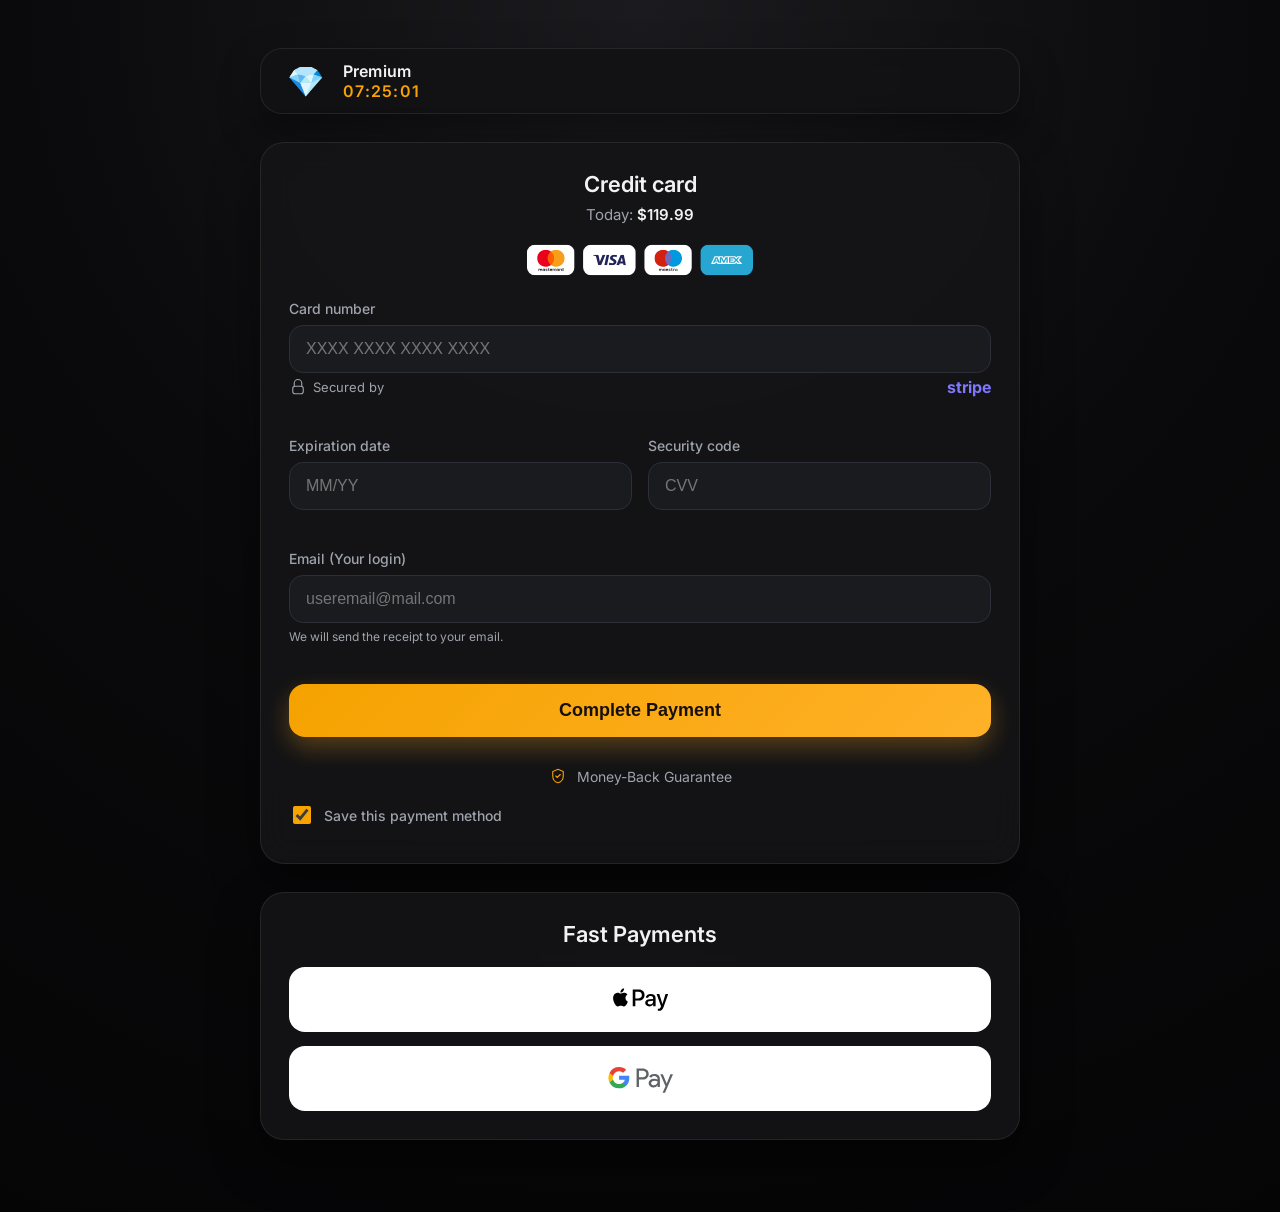
<file: a_1094/paypage.html>
<!DOCTYPE html>
<html lang="ru">
<head>
  <meta charset="UTF-8" />
  <meta name="viewport" content="width=device-width, initial-scale=1" />
  <title>Checkout</title>





<!-- Facebook Pixel base code -->
<script>
(function(f,b,e,v,n,t,s){
  if(f.fbq)return;n=f.fbq=function(){n.callMethod?
  n.callMethod.apply(n,arguments):n.queue.push(arguments)};
  if(!f._fbq)f._fbq=n;
  n.push=n;n.loaded=!0;n.version='2.0';
  n.queue=[];
  t=b.createElement(e);t.async=!0;
  t.src=v;
  s=b.getElementsByTagName(e)[0];
  s.parentNode.insertBefore(t,s);
})(window, document,'script','https://connect.facebook.net/en_US/fbevents.js');
</script>

<!-- Google Tag Manager -->
<script>(function(w,d,s,l,i){w[l]=w[l]||[];w[l].push({'gtm.start':
new Date().getTime(),event:'gtm.js'});var f=d.getElementsByTagName(s)[0],
j=d.createElement(s),dl=l!='dataLayer'?'&l='+l:'';j.async=true;j.src=
'https://www.googletagmanager.com/gtm.js?id='+i+dl;f.parentNode.insertBefore(j,f);
})(window,document,'script','dataLayer','GTM-N88DBLCT');</script>
<!-- End Google Tag Manager -->

<script>
function getParam(name) {
  return new URLSearchParams(window.location.search).get(name);
}

var pixelId = getParam('pix');

if (pixelId) {
  fbq('init', pixelId);
  fbq('track', 'PageView');
}
</script>

<!-- NoScript fallback (не работает с динамическим ID) -->
<noscript>
<img height="1" width="1" style="display:none"
src="https://www.facebook.com/tr?id=PIXEL_ID&ev=PageView&noscript=1"/>
</noscript>


<!-- Yandex.Metrika counter -->
<script type="text/javascript">
    (function(m,e,t,r,i,k,a){
        m[i]=m[i]||function(){(m[i].a=m[i].a||[]).push(arguments)};
        m[i].l=1*new Date();
        for (var j = 0; j < document.scripts.length; j++) {if (document.scripts[j].src === r) { return; }}
        k=e.createElement(t),a=e.getElementsByTagName(t)[0],k.async=1,k.src=r,a.parentNode.insertBefore(k,a)
    })(window, document,'script','https://mc.yandex.ru/metrika/tag.js?id=106180606', 'ym');

    ym(106180606, 'init', {ssr:true, webvisor:true, clickmap:true, ecommerce:"dataLayer", accurateTrackBounce:true, trackLinks:true});
</script>
<noscript><div><img src="https://mc.yandex.ru/watch/106180606" style="position:absolute; left:-9999px;" alt="" /></div></noscript>
<!-- /Yandex.Metrika counter -->

<script>
(function () {
  const params = new URLSearchParams(window.location.search);
  const quizStep = params.get('quizStep');

  if (!quizStep) return; // защита от прямых заходов

  if (typeof window.ym === 'function') {
    ym(106180606, 'reachGoal', 'quiz_paypage_open', {
      quiz_step: quizStep
    });
  }
})();
</script>




  <link rel="preconnect" href="https://fonts.googleapis.com" />
  <link rel="preconnect" href="https://fonts.gstatic.com" crossorigin />
  <link href="https://fonts.googleapis.com/css2?family=Inter:wght@400;500;600;700&display=swap" rel="stylesheet" />
  <style>
    :root {
      color-scheme: dark;
      font-family: "Inter", system-ui, -apple-system, sans-serif;
      --bg: #0b0b0c;
      --panel: rgba(21, 21, 23, 0.88);
      --panel-border: rgba(255, 255, 255, 0.08);
      --input-bg: #1a1b1f;
      --input-border: #2c2f38;
      --input-border-hover: #3b4150;
      --accent: #f7a300;
      --accent-strong: #ffb12a;
      --text: #f2f2f2;
      --muted: #9ea3ad;
      --success: #6ff0a1;
      --error: #ff6b6b;
    }

    * {
      box-sizing: border-box;
    }

    body {
      margin: 0;
      background: radial-gradient(circle at top, #1b1b1f 0%, #0a0a0c 45%, #050506 100%);
      color: var(--text);
      min-height: 100vh;
      display: flex;
      justify-content: center;
      padding: 48px 16px 72px;
    }

    .page {
      width: min(760px, 100%);
      display: flex;
      flex-direction: column;
      gap: 28px;
    }

    .pay-header {
      display: flex;
      align-items: center;
      justify-content: space-between;
      gap: 16px;
      padding: 6px 22px;
      background: rgba(18, 18, 20, 0.9);
      border-radius: 22px;
      border: 1px solid var(--panel-border);
      box-shadow: 0 18px 40px rgba(0, 0, 0, 0.35);
      backdrop-filter: blur(10px);
    }

    .pay-header-left {
      display: flex;
      align-items: center;
      gap: 16px;
    }

    .pay-logo {
      display: grid;
    
      place-items: center;
      width: 44px;
      height: 52px;
      font-size: 30px;
      line-height: 1;
    }

    .pay-title {
      display: flex;
      flex-direction: column;
    }

    .pay-title span:first-child {
      font-size: 16px;
      font-weight: 600;
      letter-spacing: 0.01em;
      text-transform: capitalize;
    }

    .pay-timer {
      font-size: 16px;
      font-weight: 600;
      color: var(--accent);
      letter-spacing: 0.08em;
    }

    .pay-cta {
      display: none;
      flex-direction: column;
      align-items: center;
      justify-content: center;
      gap: 2px;
      min-width: 210px;
      padding: 12px 20px;
      border: none;
      border-radius: 16px;
      background: linear-gradient(135deg, #f7a300, #ffb12a);
      color: #14110a;
      font-size: 20px;
      font-weight: 600;
      cursor: pointer;
      text-align: center;
      box-shadow: 0 12px 24px rgba(255, 172, 32, 0.3);
    }

    .pay-cta span {
      line-height: 1.1;
    }

    @media (max-width: 560px) {
      .pay-header {
        flex-direction: column;
        align-items: flex-start;
      }

      .pay-cta {
        width: 100%;
      }
    }

    .panel {
      background: var(--panel);
      border: 1px solid var(--panel-border);
      border-radius: 24px;
      padding: 28px;
      box-shadow: 0 20px 50px rgba(0, 0, 0, 0.45);
      backdrop-filter: blur(16px);
    }

    .panel-title {
      text-align: center;
      font-size: 22px;
      font-weight: 600;
      margin: 0 0 20px;
    }

    .panel-subtitle {
      text-align: center;
      margin: -12px 0 18px;
      color: var(--muted);
      font-size: 15px;
    }

    .panel-subtitle strong {
      color: var(--text);
      font-weight: 600;
    }

    .pay-buttons {
      display: grid;
      gap: 14px;
    }

    .pay-button {
      border: none;
      background: #ffffff;
      color: #111;
      padding: 16px 20px;
      font-size: 18px;
      font-weight: 600;
      border-radius: 16px;
      display: flex;
      align-items: center;
      justify-content: center;
      gap: 12px;
      cursor: pointer;
      transition: transform 0.2s ease, box-shadow 0.2s ease;
    }

    .pay-button:hover {
      transform: translateY(-2px);
      box-shadow: 0 12px 24px rgba(0, 0, 0, 0.35);
    }

    .pay-button:active {
      transform: translateY(0);
    }

    .credit-grid {
      display: grid;
      gap: 18px;
    }

    .card-logos {
      display: flex;
      flex-wrap: wrap;
      gap: 10px;
      justify-content: center;
      margin-bottom: 22px;
      scale: .85;
    }

    .card-logo {
      display: inline-flex;
      align-items: center;
      justify-content: center;
      padding: 0;
      background: transparent;
    }

    .card-logo svg {
      display: block;
      height: 36px;
      width: auto;
    }

    label {
      display: block;
      font-size: 14px;
      color: var(--muted);
      margin-bottom: 8px;
      font-weight: 500;
    }

    .input-field {
      width: 100%;
      border-radius: 14px;
      border: 1px solid var(--input-border);
      background: var(--input-bg);
      padding: 14px 16px;
      color: var(--text);
      font-size: 16px;
      transition: border 0.2s ease, box-shadow 0.2s ease;
      outline: none;
    }

    .input-field:hover {
      border-color: var(--input-border-hover);
    }

    .input-field:focus {
      border-color: var(--accent-strong);
      box-shadow: 0 0 0 3px rgba(255, 177, 42, 0.2);
    }

    .input-field.is-invalid {
      border-color: var(--error);
      box-shadow: 0 0 0 3px rgba(255, 107, 107, 0.15);
    }

    .input-field.is-valid {
      border-color: var(--success);
    }

    .input-row {
      display: grid;
      gap: 16px;
    }

    @media (min-width: 560px) {
      .input-row.two {
        grid-template-columns: 1fr 1fr;
      }
    }

    .hint {
      font-size: 12px;
      color: var(--muted);
      margin-top: 6px;
    }

    .error {
      font-size: 12px;
      color: var(--error);
      margin-top: 6px;
      min-height: 16px;
    }

    .stripe {
      display: flex;
      align-items: center;
      justify-content: space-between;
      gap: 12px;
      font-size: 13px;
      color: var(--muted);
      margin-top: 4px;
    }

    .stripe span {
      display: inline-flex;
      align-items: center;
      gap: 6px;
    }

    .stripe strong {
      font-size: 16px;
      color: #7f78ff;
    }

    .submit {
      background: linear-gradient(135deg, #f5a200, #ffb128);
      border: none;
      padding: 16px 20px;
      border-radius: 16px;
      font-size: 18px;
      font-weight: 700;
      cursor: pointer;
      color: #17100a;
      box-shadow: 0 10px 24px rgba(255, 172, 32, 0.3);
      transition: transform 0.2s ease, box-shadow 0.2s ease;
      width: 100%;
    }

    .submit:hover {
      transform: translateY(-2px);
      box-shadow: 0 16px 30px rgba(255, 172, 32, 0.4);
    }

    .submit:disabled {
      cursor: not-allowed;
      opacity: 0.6;
      box-shadow: none;
      transform: none;
    }

    .guarantee {
      display: inline-flex;
      align-items: center;
      gap: 10px;
      color: var(--muted);
      font-size: 14px;
      justify-content: center;
      margin-top: 12px;
    }

    .save {
      display: flex;
      align-items: center;
      gap: 10px;
      font-size: 14px;
      color: var(--muted);
    }

    .save input {
      width: 18px;
      height: 18px;
      accent-color: var(--accent);
    }

    .modal {
      position: fixed;
      inset: 0;
      background: rgba(0, 0, 0, 0.6);
      display: flex;
      align-items: center;
      justify-content: center;
      opacity: 0;
      pointer-events: none;
      transition: opacity 0.2s ease;
      padding: 16px;
    }

    .modal.active {
      opacity: 1;
      pointer-events: auto;
    }

    .modal-card {
      background: #16171b;
      border-radius: 20px;
      padding: 26px;
      max-width: 420px;
      width: 100%;
      border: 1px solid rgba(255, 255, 255, 0.08);
      text-align: center;
      box-shadow: 0 20px 50px rgba(0, 0, 0, 0.45);
    }

    .modal-card h3 {
      margin-top: 0;
      font-size: 22px;
    }

    .modal-card p {
      color: var(--muted);
      margin: 10px 0 20px;
    }

    .status-block {
      display: none;
    }

    .status-block.active {
      display: block;
    }

    .loader {
      width: 56px;
      height: 56px;
      border-radius: 50%;
      border: 4px solid rgba(255, 255, 255, 0.2);
      border-top-color: var(--accent);
      animation: spin 1s linear infinite;
      margin: 12px auto 20px;
    }

    @keyframes spin {
      to {
        transform: rotate(360deg);
      }
    }

    .close {
      border: none;
      background: #23252c;
      color: var(--text);
      padding: 10px 16px;
      border-radius: 12px;
      cursor: pointer;
      transition: background 0.2s ease;
    }

    .close:hover {
      background: #2c2f38;
    }
  </style>
</head>
<body>

  <!-- Google Tag Manager (noscript) -->
<noscript><iframe src="https://www.googletagmanager.com/ns.html?id=GTM-N88DBLCT"
height="0" width="0" style="display:none;visibility:hidden"></iframe></noscript>
<!-- End Google Tag Manager (noscript) -->

  <main class="page">
    <header class="pay-header">
      <div class="pay-header-left">
        <div class="pay-logo" aria-hidden="true">
          <span>💎</span>
        </div>
        <div class="pay-title">
          <span>Premium</span>
          <span class="pay-timer">07:25:01</span>
        </div>
      </div>
      <button class="pay-cta" type="button">
        <span>Claim</span>
        <span>discount</span>
      </button>
    </header>

    

    <section class="panel">
      <h2 class="panel-title">Credit card</h2>
      <p class="panel-subtitle">Today: <strong data-price-display>$119.99</strong></p>
      <div class="card-logos">
        <span class="card-logo">
          <svg width="56" height="36" viewBox="0 0 56 36" fill="none" xmlns="https://www.w3.org/2000/svg"><rect width="56" height="36" rx="9.46032" fill="white"></rect><g clip-path="url(#clip0_13_12581)"><path d="M17.9016 31.104V29.4343C17.9016 28.7941 17.5119 28.3767 16.8439 28.3767C16.51 28.3767 16.1482 28.4881 15.8977 28.8499C15.703 28.5437 15.4247 28.3767 15.0072 28.3767C14.7288 28.3767 14.4507 28.4602 14.228 28.7663V28.4324H13.6436V31.104H14.228V29.629C14.228 29.156 14.4785 28.9333 14.8682 28.9333C15.2576 28.9333 15.4526 29.1838 15.4526 29.629V31.104H16.037V29.629C16.037 29.156 16.3151 28.9333 16.6769 28.9333C17.0666 28.9333 17.2614 29.1838 17.2614 29.629V31.104H17.9016ZM26.5564 28.4324H25.6103V27.6254H25.0259V28.4324H24.4971V28.961H25.0257V30.1856C25.0257 30.798 25.2762 31.1596 25.9442 31.1596C26.1947 31.1596 26.4728 31.0762 26.6678 30.9649L26.5007 30.4639C26.3338 30.5752 26.139 30.6031 25.9998 30.6031C25.7216 30.6031 25.6103 30.4362 25.6103 30.1578V28.961H26.5564V28.4324ZM31.5101 28.3766C31.1762 28.3766 30.9536 28.5437 30.8144 28.7663V28.4324H30.2299V31.104H30.8144V29.6012C30.8144 29.156 31.0091 28.9055 31.3709 28.9055C31.4822 28.9055 31.6214 28.9334 31.7327 28.9612L31.8997 28.4046C31.7883 28.3767 31.6214 28.3767 31.5101 28.3767M24.024 28.6551C23.7456 28.4603 23.356 28.3769 22.9386 28.3769C22.2707 28.3769 21.8255 28.7108 21.8255 29.2396C21.8255 29.6849 22.1594 29.9353 22.7438 30.0188L23.0221 30.0467C23.3283 30.1022 23.4952 30.1858 23.4952 30.325C23.4952 30.5197 23.2726 30.6589 22.8829 30.6589C22.4932 30.6589 22.1872 30.5197 21.9923 30.3806L21.7141 30.8258C22.0202 31.0485 22.4377 31.1598 22.855 31.1598C23.6343 31.1598 24.0796 30.7981 24.0796 30.2971C24.0796 29.824 23.7178 29.5735 23.1612 29.4901L22.8829 29.4622C22.6324 29.4343 22.4377 29.3788 22.4377 29.2118C22.4377 29.0169 22.6324 28.9056 22.9386 28.9056C23.2726 28.9056 23.6065 29.0447 23.7735 29.1282L24.024 28.6551ZM39.5528 28.3769C39.2188 28.3769 38.9962 28.5438 38.857 28.7664V28.4325H38.2726V31.1041H38.857V29.6014C38.857 29.1561 39.0518 28.9056 39.4135 28.9056C39.525 28.9056 39.6642 28.9335 39.7755 28.9613L39.9424 28.4048C39.8311 28.3769 39.6642 28.3769 39.5528 28.3769ZM32.0945 29.7683C32.0945 30.5753 32.651 31.1598 33.5138 31.1598C33.9034 31.1598 34.1817 31.0763 34.4599 30.8537L34.1817 30.3806C33.9591 30.5476 33.7364 30.631 33.4859 30.631C33.0128 30.631 32.6789 30.2971 32.6789 29.7683C32.6789 29.2674 33.0128 28.9334 33.4859 28.9056C33.7364 28.9056 33.9591 28.9891 34.1817 29.1561L34.4599 28.683C34.1817 28.4603 33.9034 28.3769 33.5138 28.3769C32.651 28.3769 32.0945 28.9613 32.0945 29.7683ZM37.4934 29.7683V28.4325H36.909V28.7664C36.7142 28.5161 36.4359 28.3769 36.0741 28.3769C35.3227 28.3769 34.7383 28.9613 34.7383 29.7683C34.7383 30.5753 35.3227 31.1598 36.0741 31.1598C36.4637 31.1598 36.7421 31.0207 36.909 30.7702V31.1041H37.4934V29.7683ZM35.3505 29.7683C35.3505 29.2952 35.6567 28.9056 36.1575 28.9056C36.6306 28.9056 36.9647 29.2674 36.9647 29.7683C36.9647 30.2414 36.6306 30.631 36.1575 30.631C35.6567 30.6031 35.3505 30.2414 35.3505 29.7683ZM28.3654 28.3769C27.5861 28.3769 27.0295 28.9334 27.0295 29.7683C27.0295 30.6032 27.586 31.1598 28.3932 31.1598C28.7827 31.1598 29.1724 31.0485 29.4786 30.7981L29.2002 30.3806C28.9776 30.5476 28.6993 30.6589 28.421 30.6589C28.0592 30.6589 27.6974 30.4919 27.6139 30.0187H29.5899V29.7962C29.6178 28.9334 29.1169 28.3769 28.3654 28.3769ZM28.3653 28.8777C28.7269 28.8777 28.9776 29.1005 29.0331 29.5179H27.6417C27.6973 29.1561 27.9478 28.8777 28.3653 28.8777ZM42.8644 29.7683V27.375H42.28V28.7664C42.0851 28.5161 41.8068 28.3769 41.445 28.3769C40.6937 28.3769 40.1092 28.9613 40.1092 29.7683C40.1092 30.5753 40.6937 31.1598 41.445 31.1598C41.8347 31.1598 42.113 31.0207 42.28 30.7702V31.1041H42.8644V29.7683ZM40.7215 29.7683C40.7215 29.2952 41.0276 28.9056 41.5286 28.9056C42.0017 28.9056 42.3356 29.2674 42.3356 29.7683C42.3356 30.2414 42.0017 30.631 41.5286 30.631C41.0276 30.6031 40.7215 30.2414 40.7215 29.7683ZM21.1852 29.7683V28.4325H20.6008V28.7664C20.4059 28.5161 20.1277 28.3769 19.7659 28.3769C19.0145 28.3769 18.4301 28.9613 18.4301 29.7683C18.4301 30.5753 19.0145 31.1598 19.7659 31.1598C20.1555 31.1598 20.4338 31.0207 20.6008 30.7702V31.1041H21.1852V29.7683ZM19.0145 29.7683C19.0145 29.2952 19.3206 28.9056 19.8215 28.9056C20.2946 28.9056 20.6287 29.2674 20.6287 29.7683C20.6287 30.2414 20.2946 30.631 19.8215 30.631C19.3206 30.6031 19.0145 30.2414 19.0145 29.7683Z" fill="black"></path><path d="M23.8291 8.14453H32.5953V23.896H23.8291V8.14453Z" fill="#FF5F00"></path><path d="M24.386 16.0186C24.386 12.8183 25.8888 9.97959 28.1985 8.14279C26.5011 6.807 24.3582 5.99998 22.0206 5.99998C16.4823 5.99998 12.0018 10.4805 12.0018 16.0186C12.0018 21.5567 16.4823 26.0372 22.0204 26.0372C24.3581 26.0372 26.5009 25.2302 28.1985 23.8943C25.8888 22.0854 24.386 19.2189 24.386 16.0186Z" fill="#EB001B"></path><path d="M44.4229 16.0186C44.4229 21.5566 39.9424 26.0372 34.4043 26.0372C32.0666 26.0372 29.9238 25.2302 28.2262 23.8943C30.5639 22.0576 32.0388 19.219 32.0388 16.0186C32.0388 12.8183 30.536 9.9796 28.2262 8.14281C29.9237 6.80702 32.0666 6 34.4043 6C39.9424 6 44.4229 10.5084 44.4229 16.0186Z" fill="#F79E1B"></path></g><defs><clipPath id="clip0_13_12581"><rect width="32.4568" height="25.2275" fill="white" transform="translate(12 6)"></rect></clipPath></defs></svg>
        </span>
        <span class="card-logo">
          <svg width="62" height="36" viewBox="0 0 62 36" fill="none" xmlns="https://www.w3.org/2000/svg"><rect width="62" height="36" rx="9.46032" fill="white"></rect><g clip-path="url(#clip0_13_12587)"><path d="M31.6683 15.7087C31.6461 17.4588 33.2279 18.4354 34.4196 19.0161C35.6439 19.6118 36.0551 19.9938 36.0502 20.5267C36.0411 21.342 35.0737 21.7019 34.1684 21.7159C32.5889 21.7403 31.6705 21.2894 30.9405 20.9484L30.3715 23.6108C31.104 23.9483 32.4603 24.2427 33.8668 24.2556C37.1685 24.2556 39.3284 22.6259 39.3401 20.099C39.3531 16.8921 34.9044 16.7146 34.9348 15.2812C34.9452 14.8465 35.36 14.3827 36.2688 14.2648C36.7186 14.2052 37.9604 14.1596 39.3683 14.8079L39.9208 12.232C39.1637 11.9563 38.1906 11.6923 36.9791 11.6923C33.8716 11.6923 31.6859 13.3443 31.6683 15.7087ZM45.2305 11.9142C44.6276 11.9142 44.1195 12.2659 43.8928 12.8055L39.1766 24.0664H42.4758L43.1323 22.252H47.1639L47.5447 24.0664H50.4526L47.9151 11.9142H45.2305ZM45.692 15.197L46.6441 19.7603H44.0366L45.692 15.197ZM27.6682 11.9144L25.0676 24.0663H28.2115L30.8108 11.9141L27.6682 11.9144ZM23.0173 11.9144L19.7451 20.1855L18.4214 13.1526C18.2661 12.3675 17.6527 11.9142 16.9716 11.9142H11.6224L11.5475 12.2671C12.6456 12.5054 13.8933 12.8897 14.6493 13.301C15.1119 13.5522 15.2438 13.7718 15.3957 14.3687L17.9028 24.0664H21.2251L26.3186 11.9142L23.0173 11.9144Z" fill="url(#paint0_linear_13_12587)"></path></g><defs><linearGradient id="paint0_linear_13_12587" x1="1800.17" y1="49.4576" x2="1836.53" y2="-1240.81" gradientUnits="userSpaceOnUse"><stop stop-color="#222357"></stop><stop offset="1" stop-color="#254AA5"></stop></linearGradient><clipPath id="clip0_13_12587"><rect width="38.9056" height="12.6138" fill="white" transform="translate(11.5472 11.6931)"></rect></clipPath></defs></svg>
        </span>
        <span class="card-logo">
          <svg width="56" height="36" viewBox="0 0 56 36" fill="none" xmlns="https://www.w3.org/2000/svg"><rect width="56" height="36" rx="9.46032" fill="white"></rect><g clip-path="url(#clip0_13_12590)"><path d="M32.6161 23.9151H23.8407V8.14453H32.6161V23.9151Z" fill="#6C6BBD"></path><path d="M24.3979 16.0297C24.3979 12.8305 25.8957 9.98085 28.2283 8.14443C26.5226 6.80155 24.3697 5.99997 22.0302 5.99997C16.4916 5.99997 12.0018 10.4903 12.0018 16.0297C12.0018 21.569 16.4916 26.0594 22.0302 26.0594C24.3698 26.0594 26.5226 25.2578 28.2283 23.9149C25.8957 22.0785 24.3979 19.2288 24.3979 16.0297Z" fill="#D32011"></path><path d="M44.4551 16.0298C44.4551 21.569 39.9654 26.0594 34.4268 26.0594C32.0872 26.0594 29.9344 25.2578 28.228 23.915C30.5613 22.0785 32.0591 19.2288 32.0591 16.0298C32.0591 12.8306 30.5613 9.98087 28.228 8.14446C29.9344 6.80157 32.0873 6 34.4268 6C39.9654 6 44.4551 10.4904 44.4551 16.0298Z" fill="#0099DF"></path><path d="M35.5853 28.3699C35.7019 28.3699 35.8697 28.3922 35.9978 28.4425L35.8193 28.9884C35.6969 28.9381 35.5744 28.9215 35.4571 28.9215C35.0783 28.9215 34.8889 29.1663 34.8889 29.6063V31.0997H34.3093V28.4368H34.8832V28.7601C35.0337 28.5261 35.2511 28.3699 35.5853 28.3699ZM33.444 28.9661H32.497V30.1693C32.497 30.4365 32.5915 30.615 32.8816 30.615C33.0321 30.615 33.2214 30.5647 33.3937 30.4645L33.5606 30.9601C33.3771 31.0881 33.0875 31.1667 32.8369 31.1667C32.1514 31.1667 31.9124 30.7987 31.9124 30.1802V28.9661H31.3717V28.4368H31.9124V27.6289H32.497V28.4368H33.444V28.9661ZM26.0286 29.5343C26.0905 29.1498 26.324 28.8877 26.7365 28.8877C27.1095 28.8877 27.3492 29.1216 27.4104 29.5343H26.0286ZM28.0125 29.7683C28.0067 28.9379 27.494 28.3699 26.7473 28.3699C25.9675 28.3699 25.4217 28.9381 25.4217 29.7682C25.4217 30.6144 25.9898 31.166 26.7869 31.166C27.188 31.166 27.5552 31.0658 27.8785 30.793L27.5941 30.3639C27.3717 30.5424 27.0872 30.6425 26.8201 30.6425C26.447 30.6425 26.1071 30.4697 26.0236 29.9909H28.001C28.0067 29.9181 28.0125 29.846 28.0125 29.7683ZM30.5579 29.1166C30.3966 29.0158 30.0681 28.8876 29.7282 28.8876C29.4106 28.8876 29.2213 29.005 29.2213 29.2001C29.2213 29.378 29.4216 29.4283 29.6722 29.4615L29.9451 29.5004C30.5247 29.5846 30.8754 29.8295 30.8754 30.2976C30.8754 30.8044 30.4296 31.1666 29.6613 31.1666C29.2264 31.1666 28.8253 31.055 28.5077 30.821L28.7807 30.3696C28.9758 30.5201 29.266 30.6482 29.667 30.6482C30.0624 30.6482 30.2741 30.5316 30.2741 30.325C30.2741 30.1751 30.1236 30.0909 29.806 30.0469L29.5331 30.008C28.9369 29.9238 28.6136 29.6566 28.6136 29.2224C28.6136 28.6932 29.0485 28.3699 29.7225 28.3699C30.1459 28.3699 30.5304 28.465 30.8084 28.6485L30.5579 29.1166ZM37.7028 28.9201C37.5836 28.9201 37.4733 28.9412 37.3706 28.9827C37.2713 29.0229 37.181 29.0828 37.1053 29.1587C37.0291 29.2363 36.9692 29.3285 36.9293 29.4297C36.8867 29.535 36.8655 29.6508 36.8656 29.7772C36.8656 29.9041 36.8866 30.0194 36.9293 30.1247C36.9721 30.23 37.0308 30.3204 37.1053 30.3957C37.181 30.4716 37.2713 30.5314 37.3706 30.5717C37.4733 30.6137 37.5836 30.6341 37.7028 30.6341C37.8219 30.6341 37.933 30.6139 38.0349 30.5717C38.1347 30.5315 38.2254 30.4717 38.3015 30.3957C38.3774 30.3205 38.4361 30.2299 38.4795 30.1247C38.5222 30.0194 38.5433 29.9041 38.5433 29.7772C38.5433 29.6508 38.5221 29.535 38.4795 29.4297C38.4361 29.3245 38.3774 29.234 38.3015 29.1587C38.2254 29.0827 38.1348 29.0228 38.035 28.9827C37.9294 28.9405 37.8166 28.9192 37.7029 28.9202M37.7029 28.37C37.9095 28.3699 38.1008 28.4058 38.2768 28.4778C38.4528 28.5493 38.605 28.6479 38.7334 28.7737C38.8626 28.9004 38.9652 29.0517 39.035 29.2186C39.1077 29.3903 39.144 29.5765 39.144 29.7773C39.144 29.9781 39.1077 30.1643 39.035 30.3359C38.9652 30.5031 38.8626 30.6547 38.7333 30.7816C38.6053 30.9072 38.4527 31.0055 38.2769 31.0775C38.1008 31.1489 37.9094 31.1846 37.7029 31.1846C37.4963 31.1846 37.305 31.1489 37.129 31.0775C36.953 31.0055 36.8019 30.9072 36.6744 30.7816C36.5458 30.6543 36.4437 30.5028 36.3739 30.3359C36.3013 30.1643 36.2649 29.9781 36.2649 29.7773C36.2649 29.5765 36.3013 29.3903 36.3739 29.2187C36.4437 29.052 36.5458 28.9007 36.6744 28.7737C36.8049 28.646 36.9594 28.5454 37.129 28.4778C37.305 28.4058 37.4963 28.3699 37.7029 28.37ZM22.6441 29.7682C22.6441 29.3003 22.9509 28.9158 23.452 28.9158C23.931 28.9158 24.2542 29.2837 24.2542 29.7683C24.2542 30.2529 23.931 30.6202 23.452 30.6202C22.9509 30.6202 22.6441 30.2362 22.6441 29.7682ZM24.8001 29.7683V28.4369H24.221V28.7602C24.0368 28.5205 23.7588 28.37 23.38 28.37C22.6333 28.37 22.0485 28.9547 22.0485 29.7683C22.0485 30.5814 22.6333 31.1667 23.38 31.1667C23.7588 31.1667 24.0367 31.0162 24.221 30.7765V31.0998H24.8001V29.7683ZM21.5357 31.0998V29.4286C21.5357 28.7991 21.1346 28.3757 20.4887 28.37C20.1489 28.3643 19.7974 28.4702 19.5526 28.8438C19.369 28.5485 19.0789 28.37 18.6721 28.37C18.3883 28.37 18.1096 28.4536 17.8922 28.7653V28.4369H17.3132V31.0998H17.8979V29.6237C17.8979 29.1613 18.1542 28.9159 18.5495 28.9159C18.9341 28.9159 19.1292 29.1664 19.1292 29.618V31.0998H19.714V29.6235C19.714 29.1612 19.9818 28.9158 20.3656 28.9158C20.7617 28.9158 20.9511 29.1663 20.9511 29.6178V31.0998H21.5357Z" fill="#110F0D"></path></g><defs><clipPath id="clip0_13_12590"><rect width="32.4568" height="25.2275" fill="white" transform="translate(12 6)"></rect></clipPath></defs></svg>
        </span>
        <span class="card-logo">
          <svg xmlns="https://www.w3.org/2000/svg" width="62" height="36" viewBox="0 0 62 36" fill="none"><rect width="62" height="36" rx="9.46032" fill="#26A6D1"></rect><path d="M12.6209 3.00049H49.3163C50.7632 3.00049 51.9374 4.17468 51.9374 5.62284V30.5232C51.9374 31.9701 50.7632 33.1443 49.3163 33.1443H12.6209C11.1728 33.1444 9.99988 31.9701 9.99988 30.5234V5.62284C9.99988 4.17468 11.1741 3.00049 12.6209 3.00049Z" fill="#26A6D1"></path><path d="M16.7623 13.4849L12.621 22.6496H17.5788L18.1934 21.1883H19.5983L20.2129 22.6496H25.6701V21.5343L26.1563 22.6496H28.9792L29.4655 21.5107V22.6496H40.8148L42.1949 21.2263L43.4871 22.6496L49.3164 22.6614L45.1619 18.0928L49.3164 13.4849H43.5775L42.2341 14.8818L40.9826 13.4849H28.6359L27.5757 15.8504L26.4907 13.4849H21.5432V14.5622L20.9928 13.4849H16.7623ZM17.7216 14.7863H20.1383L22.8853 21.0009V14.7863H25.5326L27.6544 19.2421L29.6098 14.7863H32.2439V21.3626H30.6411L30.628 16.2094L28.2913 21.3626H26.8575L24.5077 16.2094V21.3626H21.2103L20.5852 19.8882H17.2079L16.5841 21.3613H14.8174L17.7216 14.7863ZM33.7103 14.7863H40.2277L42.221 16.9395L44.2786 14.7863H46.272L43.2433 18.0915L46.272 21.3587H44.1882L42.1949 19.1805L40.1268 21.3587H33.7103V14.7863ZM18.8973 15.8989L17.7846 18.5253H20.0087L18.8973 15.8989ZM35.3197 16.1479V17.3484H38.8752V18.6864H35.3197V19.997H39.3078L41.1608 18.0666L39.3864 16.1467H35.3197V16.1479Z" fill="#FFFCFC"></path></svg>
        </span>
        
      </div>

      <form id="checkout-form" class="credit-grid" novalidate>
        <div>
          <label for="cardNumber">Card number</label>
          <input id="cardNumber" class="input-field" type="text" inputmode="numeric" autocomplete="cc-number" placeholder="XXXX XXXX XXXX XXXX" maxlength="19" />
          <div class="stripe">
            <span>
              <svg width="18" height="18" viewBox="0 0 24 24" aria-hidden="true" fill="none">
                <path d="M7 11V7a5 5 0 0110 0v4" stroke="#9ea3ad" stroke-width="1.5" stroke-linecap="round" />
                <rect x="5" y="11" width="14" height="10" rx="3" stroke="#9ea3ad" stroke-width="1.5" />
              </svg>
              Secured by
            </span>
            <strong>stripe</strong>
          </div>
          <div class="error" id="cardError"></div>
        </div>

        <div class="input-row two">
          <div>
            <label for="expiry">Expiration date</label>
            <input id="expiry" class="input-field" type="text" inputmode="numeric" autocomplete="cc-exp" placeholder="MM/YY" maxlength="5" />
            <div class="error" id="expiryError"></div>
          </div>
          <div>
            <label for="cvc">Security code</label>
            <input id="cvc" class="input-field" type="text" inputmode="numeric" autocomplete="cc-csc" placeholder="CVV" maxlength="4" />
            <div class="error" id="cvcError"></div>
          </div>
        </div>

        <div>
          <label for="email">Email (Your login)</label>
          <input id="email" class="input-field" type="email" autocomplete="email" placeholder="useremail@mail.com" />
          <div class="hint">We will send the receipt to your email.</div>
          <div class="error" id="emailError"></div>
        </div>

        <button class="submit" type="submit">Complete Payment</button>
        <div class="guarantee">
          <svg width="18" height="18" viewBox="0 0 24 24" aria-hidden="true" fill="none">
            <path d="M12 3l7 3v6c0 4.4-3 8.3-7 9-4-0.7-7-4.6-7-9V6l7-3z" stroke="#f7a300" stroke-width="1.5" />
            <path d="M9 12l2 2 4-4" stroke="#f7a300" stroke-width="1.5" stroke-linecap="round" />
          </svg>
          Money-Back Guarantee
        </div>
        <label class="save">
          <input type="checkbox" checked />
          Save this payment method
        </label>
      </form>
    </section>

    <section class="panel">
      <h2 class="panel-title">Fast Payments</h2>
      <div class="pay-buttons">
        <button class="pay-button" type="button" data-pay-button="apple">
          <svg id="svg-logo" x="0" y="3.85" height="33" width="55" class="logo" viewBox="0 0 105 43" version="1.1" xmlns="https://www.w3.org/2000/svg" xmlns:xlink="https://www.w3.org/1999/xlink">
    <title>Apple Logo</title>
    <g stroke="none" stroke-width="1" fill="none" fill-rule="evenodd">
        <g fill="#000">
            <path d="M19.4028,5.5674 C20.6008,4.0684 21.4138,2.0564 21.1998,0.0004 C19.4458,0.0874 17.3058,1.1574 16.0668,2.6564 C14.9538,3.9414 13.9688,6.0374 14.2258,8.0074 C16.1948,8.1784 18.1618,7.0244 19.4028,5.5674"></path>
            <path d="M21.1772,8.3926 C18.3182,8.2226 15.8872,10.0156 14.5212,10.0156 C13.1552,10.0156 11.0642,8.4786 8.8022,8.5196 C5.8592,8.5626 3.1282,10.2276 1.6342,12.8746 C-1.4378,18.1696 0.8232,26.0246 3.8112,30.3376 C5.2622,32.4716 7.0102,34.8206 9.3142,34.7366 C11.4912,34.6506 12.3442,33.3266 14.9902,33.3266 C17.6352,33.3266 18.4042,34.7366 20.7082,34.6936 C23.0972,34.6506 24.5922,32.5586 26.0422,30.4226 C27.7072,27.9906 28.3882,25.6426 28.4312,25.5126 C28.3882,25.4706 23.8232,23.7186 23.7812,18.4676 C23.7382,14.0706 27.3652,11.9786 27.5362,11.8496 C25.4882,8.8196 22.2872,8.4786 21.1772,8.3926"></path>
            <path d="M85.5508,43.0381 L85.5508,39.1991 C85.8628,39.2421 86.6158,39.2871 87.0158,39.2871 C89.2138,39.2871 90.4558,38.3551 91.2108,35.9581 L91.6548,34.5371 L83.2428,11.2321 L88.4368,11.2321 L94.2958,30.1421 L94.4068,30.1421 L100.2668,11.2321 L105.3278,11.2321 L96.6048,35.7141 C94.6078,41.3291 92.3208,43.1721 87.4828,43.1721 C87.1048,43.1721 85.8838,43.1271 85.5508,43.0381"></path>
            <path d="M42.6499,19.3555 L48.3549,19.3555 C52.6829,19.3555 55.1469,17.0255 55.1469,12.9855 C55.1469,8.9455 52.6829,6.6375 48.3769,6.6375 L42.6499,6.6375 L42.6499,19.3555 Z M49.6869,2.4425 C55.9009,2.4425 60.2289,6.7265 60.2289,12.9625 C60.2289,19.2225 55.8129,23.5285 49.5309,23.5285 L42.6499,23.5285 L42.6499,34.4705 L37.6779,34.4705 L37.6779,2.4425 L49.6869,2.4425 Z"></path>
            <path d="M76.5547,25.7705 L76.5547,23.9715 L71.0287,24.3275 C67.9207,24.5275 66.3007,25.6815 66.3007,27.7015 C66.3007,29.6545 67.9887,30.9195 70.6287,30.9195 C74.0027,30.9195 76.5547,28.7665 76.5547,25.7705 M61.4617,27.8345 C61.4617,23.7285 64.5917,21.3755 70.3627,21.0205 L76.5547,20.6425 L76.5547,18.8675 C76.5547,16.2705 74.8457,14.8495 71.8057,14.8495 C69.2967,14.8495 67.4777,16.1375 67.0997,18.1125 L62.6167,18.1125 C62.7497,13.9615 66.6567,10.9435 71.9387,10.9435 C77.6207,10.9435 81.3267,13.9175 81.3267,18.5345 L81.3267,34.4705 L76.7327,34.4705 L76.7327,30.6305 L76.6217,30.6305 C75.3127,33.1395 72.4267,34.7145 69.2967,34.7145 C64.6807,34.7145 61.4617,31.9625 61.4617,27.8345"></path>
        </g>
    </g>
</svg>
        </button>
        <button class="pay-button" type="button" data-pay-button="google">
          <svg xmlns="https://www.w3.org/2000/svg" x="0" y="3.85" class="logo" width="65" height="33" viewBox="0 0 41 15"><path d="M19.526 2.635v4.083h2.518c.6 0 1.096-.202 1.488-.605.403-.402.605-.882.605-1.437 0-.544-.202-1.018-.605-1.422-.392-.413-.888-.62-1.488-.62h-2.518zm0 5.52v4.736h-1.504V1.198h3.99c1.013 0 1.873.337 2.582 1.012.72.675 1.08 1.497 1.08 2.466 0 .991-.36 1.819-1.08 2.482-.697.665-1.559.996-2.583.996h-2.485v.001zm7.668 2.287c0 .392.166.718.499.98.332.26.722.391 1.168.391.633 0 1.196-.234 1.692-.701.497-.469.744-1.019.744-1.65-.469-.37-1.123-.555-1.962-.555-.61 0-1.12.148-1.528.442-.409.294-.613.657-.613 1.093m1.946-5.815c1.112 0 1.989.297 2.633.89.642.594.964 1.408.964 2.442v4.932h-1.439v-1.11h-.065c-.622.914-1.45 1.372-2.486 1.372-.882 0-1.621-.262-2.215-.784-.594-.523-.891-1.176-.891-1.96 0-.828.313-1.486.94-1.976s1.463-.735 2.51-.735c.892 0 1.629.163 2.206.49v-.344c0-.522-.207-.966-.621-1.33a2.132 2.132 0 0 0-1.455-.547c-.84 0-1.504.353-1.995 1.062l-1.324-.834c.73-1.045 1.81-1.568 3.238-1.568m11.853.262l-5.02 11.53H34.42l1.864-4.034-3.302-7.496h1.635l2.387 5.749h.032l2.322-5.75z" fill="#5F6368"/><path d="M13.448 7.134c0-.473-.04-.93-.116-1.366H6.988v2.588h3.634a3.11 3.11 0 0 1-1.344 2.042v1.68h2.169c1.27-1.17 2.001-2.9 2.001-4.944" fill="#4285F4"/><path d="M6.988 13.7c1.816 0 3.344-.595 4.459-1.621l-2.169-1.681c-.603.406-1.38.643-2.29.643-1.754 0-3.244-1.182-3.776-2.774H.978v1.731a6.728 6.728 0 0 0 6.01 3.703" fill="#34A853"/><path d="M3.212 8.267a4.034 4.034 0 0 1 0-2.572V3.964H.978A6.678 6.678 0 0 0 .261 6.98c0 1.085.26 2.11.717 3.017l2.234-1.731z" fill="#FABB05"/><path d="M6.988 2.921c.992 0 1.88.34 2.58 1.008v.001l1.92-1.918C10.324.928 8.804.262 6.989.262a6.728 6.728 0 0 0-6.01 3.702l2.234 1.731c.532-1.592 2.022-2.774 3.776-2.774" fill="#E94235"/><path d="M0 0h41.285v18H0z" fill="none"/></svg>
        </button>
      </div>
    </section>

    
  </main>

  <div class="modal" id="successModal" aria-hidden="true">
    <div class="modal-card">
      <div class="status-block active" id="loadingState" aria-live="polite">
        <div class="loader" aria-hidden="true"></div>
        <h3>Processing your payment</h3>
        <p>Please wait, this will only take a moment.</p>
      </div>
      <div class="status-block" id="successState" aria-live="polite">
        <h3>Payment failed</h3>
        <p>Your payment didn’t go through. Please try again.</p>
        <button class="close" type="button" id="closeModal">Close</button>
      </div>
    </div>
  </div>

  <script>
    const form = document.getElementById("checkout-form");
    const cardNumber = document.getElementById("cardNumber");
    const expiry = document.getElementById("expiry");
    const cvc = document.getElementById("cvc");
    const email = document.getElementById("email");
    const modal = document.getElementById("successModal");
    const closeModal = document.getElementById("closeModal");
    const loadingState = document.getElementById("loadingState");
    const successState = document.getElementById("successState");
    const submitButton = form.querySelector(".submit");
    const payButtons = document.querySelectorAll("[data-pay-button]");
    const priceDisplays = document.querySelectorAll("[data-price-display]");

    const cardError = document.getElementById("cardError");
    const expiryError = document.getElementById("expiryError");
    const cvcError = document.getElementById("cvcError");
    const emailError = document.getElementById("emailError");

    const formatPrice = (value) => {
      const trimmed = value.trim();
      if (!trimmed) return null;
      const numericMatch = trimmed.match(/^\$?\d+(?:\.\d{1,2})?$/);
      if (!numericMatch) return trimmed;
      return trimmed.startsWith("$") ? trimmed : `$${trimmed}`;
    };

    const updateDisplayedPrice = () => {
      const params = new URLSearchParams(window.location.search);
      const priceParam = params.get("price");
      if (!priceParam || priceDisplays.length === 0) return;
      const formatted = formatPrice(priceParam);
      if (!formatted) return;
      priceDisplays.forEach((node) => {
        node.textContent = formatted;
      });
    };

    const sanitizeNumber = (value) => value.replace(/\D/g, "");

    const formatCardNumber = (value) =>
      sanitizeNumber(value)
        .slice(0, 16)
        .replace(/(\d{4})(?=\d)/g, "$1 ");

    const formatExpiry = (value) => {
      const numbers = sanitizeNumber(value).slice(0, 4);
      if (numbers.length <= 2) {
        return numbers;
      }
      return `${numbers.slice(0, 2)}/${numbers.slice(2)}`;
    };

    const validateCard = () => {
      const raw = sanitizeNumber(cardNumber.value);
      if (raw.length !== 16) {
        cardError.textContent = "Введите 16 цифр номера карты.";
        cardNumber.classList.add("is-invalid");
        cardNumber.classList.remove("is-valid");
        return false;
      }
      cardError.textContent = "";
      cardNumber.classList.remove("is-invalid");
      cardNumber.classList.add("is-valid");
      return true;
    };

    const validateExpiry = () => {
      const value = expiry.value;
      const match = value.match(/^(\d{2})\/(\d{2})$/);
      if (!match) {
        expiryError.textContent = "Формат должен быть MM/YY.";
        expiry.classList.add("is-invalid");
        expiry.classList.remove("is-valid");
        return false;
      }
      const month = Number(match[1]);
      if (month < 1 || month > 12) {
        expiryError.textContent = "Месяц должен быть от 01 до 12.";
        expiry.classList.add("is-invalid");
        expiry.classList.remove("is-valid");
        return false;
      }
      expiryError.textContent = "";
      expiry.classList.remove("is-invalid");
      expiry.classList.add("is-valid");
      return true;
    };

    const validateCvc = () => {
      const raw = sanitizeNumber(cvc.value);
      if (raw.length < 3 || raw.length > 4) {
        cvcError.textContent = "CVC должен быть 3-4 цифры.";
        cvc.classList.add("is-invalid");
        cvc.classList.remove("is-valid");
        return false;
      }
      cvcError.textContent = "";
      cvc.classList.remove("is-invalid");
      cvc.classList.add("is-valid");
      return true;
    };

    const validateEmail = () => {
      const value = email.value.trim();
      const isValid = /\S+@\S+\.\S+/.test(value);
      if (!isValid) {
        emailError.textContent = "Введите корректный email.";
        email.classList.add("is-invalid");
        email.classList.remove("is-valid");
        return false;
      }
      emailError.textContent = "";
      email.classList.remove("is-invalid");
      email.classList.add("is-valid");
      return true;
    };

    let hasSubmitted = false;

    cardNumber.addEventListener("input", () => {
      cardNumber.value = formatCardNumber(cardNumber.value);
      if (hasSubmitted) {
        validateCard();
      }
    });

    expiry.addEventListener("input", () => {
      expiry.value = formatExpiry(expiry.value);
      if (hasSubmitted) {
        validateExpiry();
      }
    });

    cvc.addEventListener("input", () => {
      cvc.value = sanitizeNumber(cvc.value).slice(0, 4);
      if (hasSubmitted) {
        validateCvc();
      }
    });

    email.addEventListener("input", () => {
      if (hasSubmitted) {
        validateEmail();
      }
    });

    let paymentTimeout = null;

    const resetModalState = () => {
      loadingState.classList.add("active");
      successState.classList.remove("active");
    };

    updateDisplayedPrice();

   


    let purchaseEventSent = false;
    let metrikaResultShownSent = false;

const showSuccess = () => {
  loadingState.classList.remove("active");
  successState.classList.add("active");
  submitButton.disabled = false;

  if (!purchaseEventSent && typeof window.fbq === "function") {
    purchaseEventSent = true;

    window.fbq("track", "Purchase", {
      value: 1322.000,         
      currency: "USD",    
      event_param: "purchase"
    });
  }

  if (!metrikaResultShownSent && typeof window.ym === "function") {
    metrikaResultShownSent = true;
    ym(106180606, "reachGoal", "pay_result_modal_shown");
  }


};

const beginPaymentFlow = (source) => {

  startPaymentFlow();
};


    const startPaymentFlow = () => {
      submitButton.disabled = true;
      resetModalState();
      modal.classList.add("active");
      modal.setAttribute("aria-hidden", "false");
      if (paymentTimeout) {
        clearTimeout(paymentTimeout);
      }
      paymentTimeout = setTimeout(showSuccess, 4200);
    };

    form.addEventListener("submit", (event) => {
      event.preventDefault();
      hasSubmitted = true;
      const isValid = [validateCard(), validateExpiry(), validateCvc(), validateEmail()].every(Boolean);
      if (isValid) {
        beginPaymentFlow("form");
      }
    });

payButtons.forEach((button) => {
  button.addEventListener("click", () => {
    // не валидируем поля
    hasSubmitted = false;

    const isApple = button.classList.contains("apple-pay");
    beginPaymentFlow(isApple ? "apple_pay" : "google_pay");
  });
});

    closeModal.addEventListener("click", () => {
      modal.classList.remove("active");
      modal.setAttribute("aria-hidden", "true");
      if (paymentTimeout) {
        clearTimeout(paymentTimeout);
        paymentTimeout = null;
      }
      resetModalState();
    });

    modal.addEventListener("click", (event) => {
      if (event.target === modal) {
        modal.classList.remove("active");
        modal.setAttribute("aria-hidden", "true");
        if (paymentTimeout) {
          clearTimeout(paymentTimeout);
          paymentTimeout = null;
        }
        resetModalState();
      }
    });

  </script>
</body>
</html>
</file>
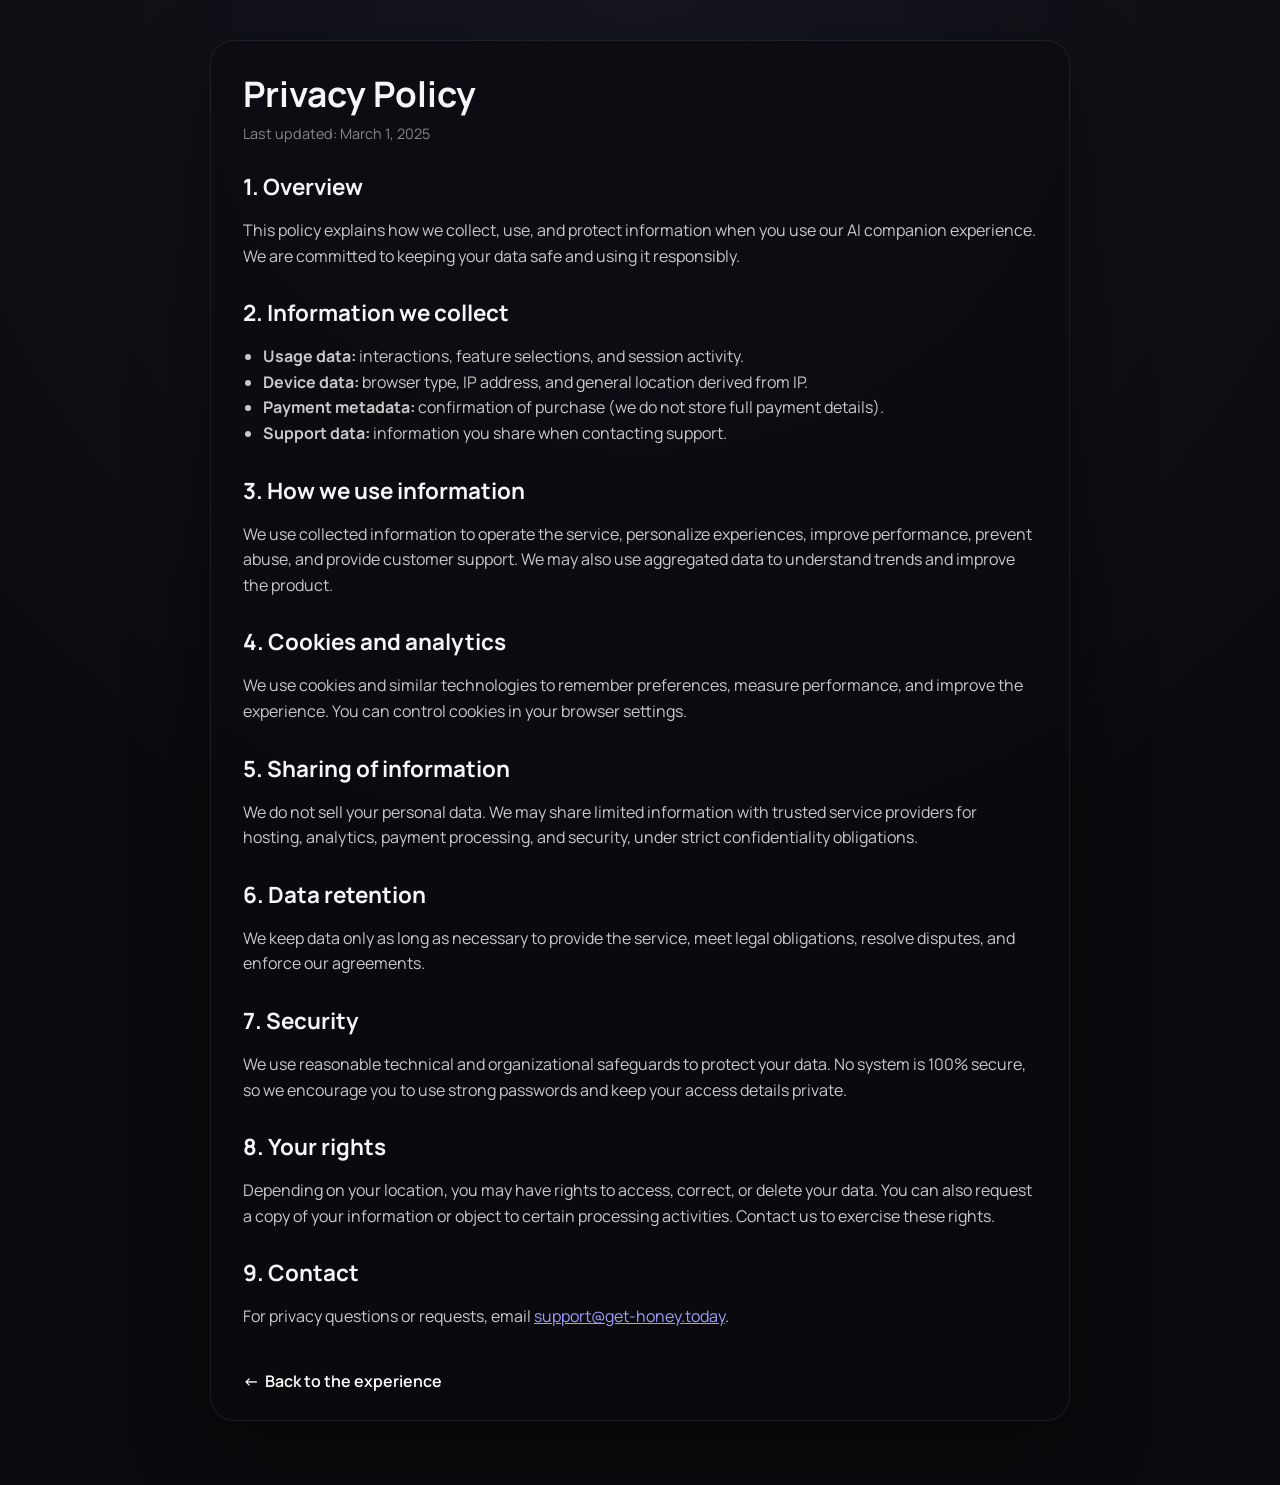
<file: flirtai.space/privacy.html>
<!doctype html>
<html lang="en" class="dark">
  <head>
    <meta charset="UTF-8" />
    <meta name="viewport" content="width=device-width, initial-scale=1.0" />
    <title>Privacy Policy</title>
    <meta name="description" content="Privacy policy for the Get Honey AI experience." />
    <link rel="preconnect" href="https://fonts.googleapis.com" />
    <link rel="preconnect" href="https://fonts.gstatic.com" crossorigin />
    <link
      href="https://fonts.googleapis.com/css2?family=Manrope:wght@400;500;600;700;800&display=swap"
      rel="stylesheet"
    />
    <link rel="stylesheet" href="styles.css" />
  </head>
  <body class="legal-page">
    <div class="page">
      <div class="legal-card">
        <h1>Privacy Policy</h1>
        <div class="legal-meta">Last updated: March 1, 2025</div>

        <h2>1. Overview</h2>
        <p>
          This policy explains how we collect, use, and protect information when you use our AI companion experience. We are
          committed to keeping your data safe and using it responsibly.
        </p>

        <h2>2. Information we collect</h2>
        <ul>
          <li><strong>Usage data:</strong> interactions, feature selections, and session activity.</li>
          <li><strong>Device data:</strong> browser type, IP address, and general location derived from IP.</li>
          <li><strong>Payment metadata:</strong> confirmation of purchase (we do not store full payment details).</li>
          <li><strong>Support data:</strong> information you share when contacting support.</li>
        </ul>

        <h2>3. How we use information</h2>
        <p>
          We use collected information to operate the service, personalize experiences, improve performance, prevent abuse,
          and provide customer support. We may also use aggregated data to understand trends and improve the product.
        </p>

        <h2>4. Cookies and analytics</h2>
        <p>
          We use cookies and similar technologies to remember preferences, measure performance, and improve the experience.
          You can control cookies in your browser settings.
        </p>

        <h2>5. Sharing of information</h2>
        <p>
          We do not sell your personal data. We may share limited information with trusted service providers for hosting,
          analytics, payment processing, and security, under strict confidentiality obligations.
        </p>

        <h2>6. Data retention</h2>
        <p>
          We keep data only as long as necessary to provide the service, meet legal obligations, resolve disputes, and enforce
          our agreements.
        </p>

        <h2>7. Security</h2>
        <p>
          We use reasonable technical and organizational safeguards to protect your data. No system is 100% secure, so we
          encourage you to use strong passwords and keep your access details private.
        </p>

        <h2>8. Your rights</h2>
        <p>
          Depending on your location, you may have rights to access, correct, or delete your data. You can also request a copy
          of your information or object to certain processing activities. Contact us to exercise these rights.
        </p>

        <h2>9. Contact</h2>
        <p>
          For privacy questions or requests, email <a href="mailto:support@get-honey.today">support@get-honey.today</a>.
        </p>

        <a class="legal-back" href="index.html"><span>←</span>Back to the experience</a>
      </div>
    </div>
  </body>
</html>
</file>
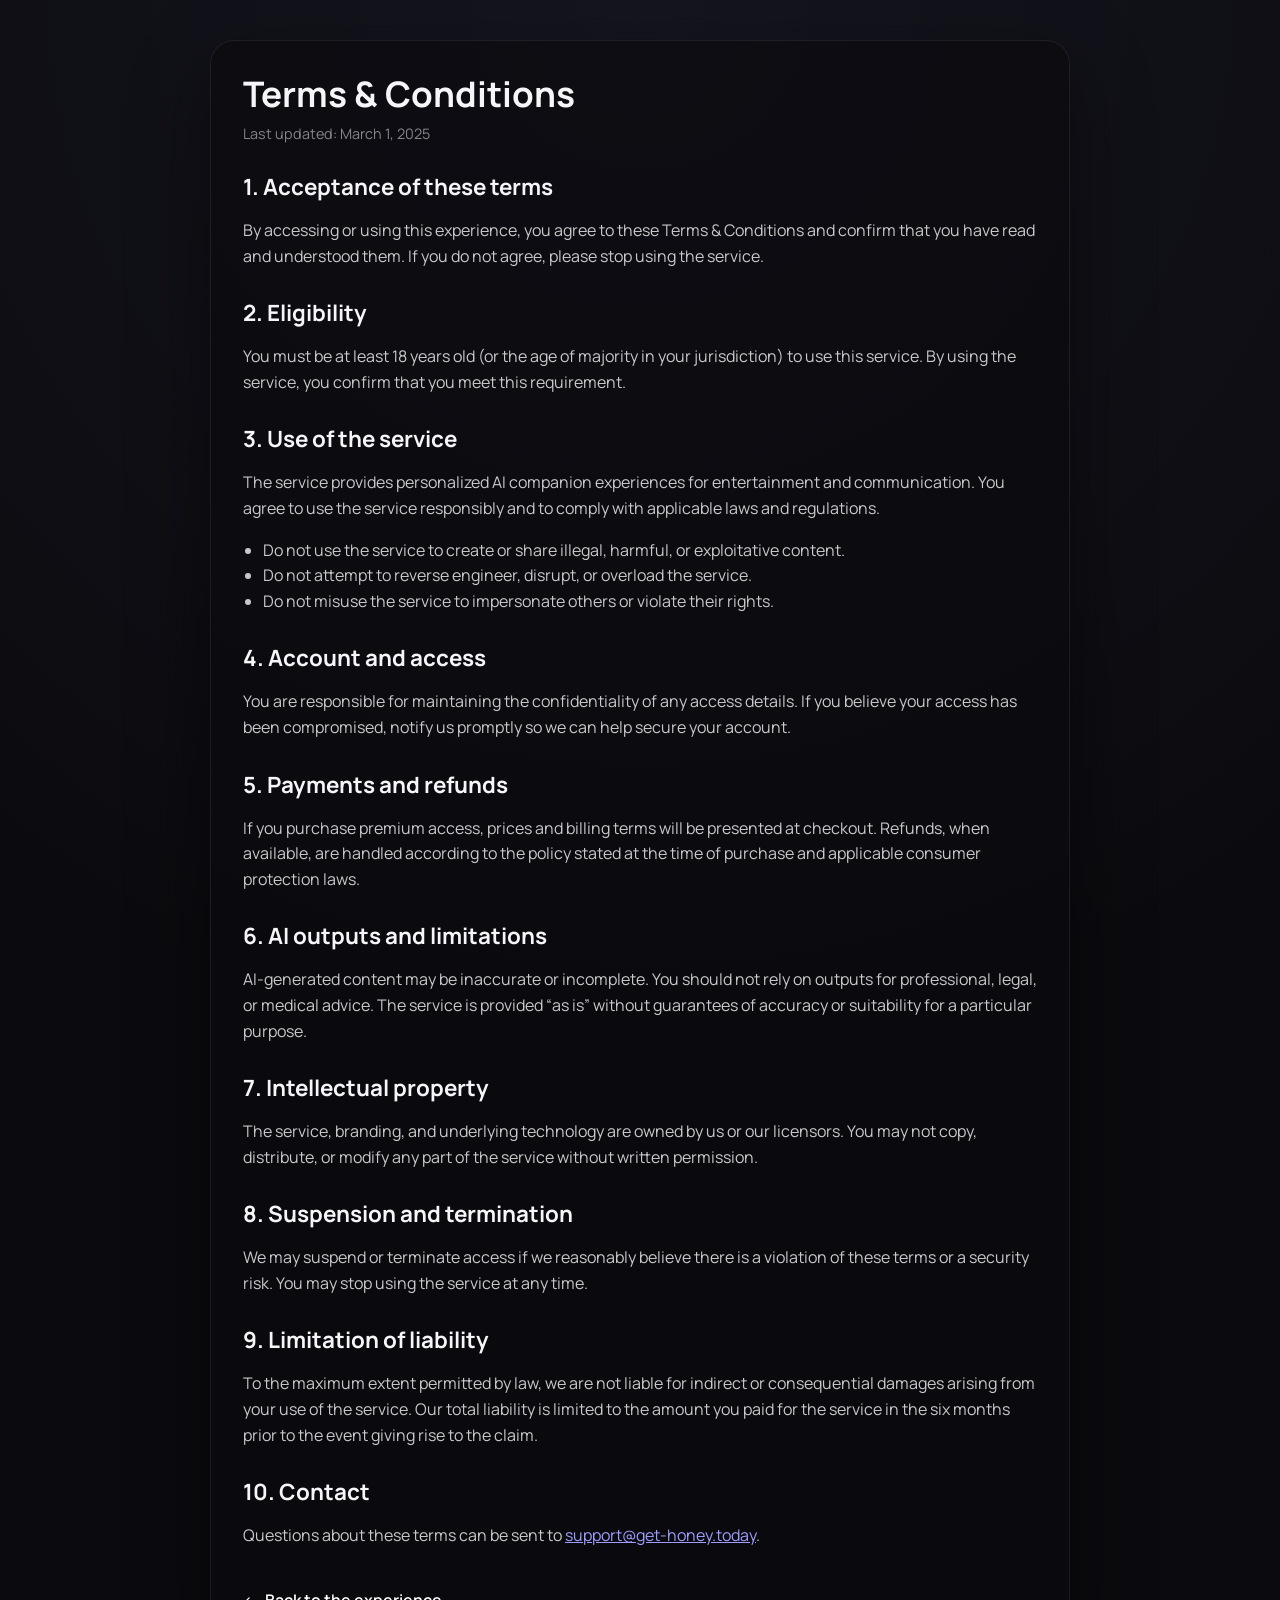
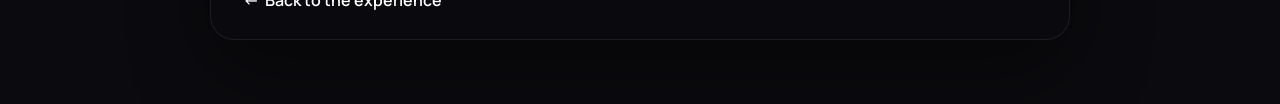
<file: flirtai.space/terms.html>
<!doctype html>
<html lang="en" class="dark">
  <head>
    <meta charset="UTF-8" />
    <meta name="viewport" content="width=device-width, initial-scale=1.0" />
    <title>Terms &amp; Conditions</title>
    <meta name="description" content="Terms and conditions for using the Get Honey AI experience." />
    <link rel="preconnect" href="https://fonts.googleapis.com" />
    <link rel="preconnect" href="https://fonts.gstatic.com" crossorigin />
    <link
      href="https://fonts.googleapis.com/css2?family=Manrope:wght@400;500;600;700;800&display=swap"
      rel="stylesheet"
    />
    <link rel="stylesheet" href="styles.css" />
  </head>
  <body class="legal-page">
    <div class="page">
      <div class="legal-card">
        <h1>Terms &amp; Conditions</h1>
        <div class="legal-meta">Last updated: March 1, 2025</div>

        <h2>1. Acceptance of these terms</h2>
        <p>
          By accessing or using this experience, you agree to these Terms &amp; Conditions and confirm that you have read and
          understood them. If you do not agree, please stop using the service.
        </p>

        <h2>2. Eligibility</h2>
        <p>
          You must be at least 18 years old (or the age of majority in your jurisdiction) to use this service. By using the
          service, you confirm that you meet this requirement.
        </p>

        <h2>3. Use of the service</h2>
        <p>
          The service provides personalized AI companion experiences for entertainment and communication. You agree to use
          the service responsibly and to comply with applicable laws and regulations.
        </p>
        <ul>
          <li>Do not use the service to create or share illegal, harmful, or exploitative content.</li>
          <li>Do not attempt to reverse engineer, disrupt, or overload the service.</li>
          <li>Do not misuse the service to impersonate others or violate their rights.</li>
        </ul>

        <h2>4. Account and access</h2>
        <p>
          You are responsible for maintaining the confidentiality of any access details. If you believe your access has been
          compromised, notify us promptly so we can help secure your account.
        </p>

        <h2>5. Payments and refunds</h2>
        <p>
          If you purchase premium access, prices and billing terms will be presented at checkout. Refunds, when available,
          are handled according to the policy stated at the time of purchase and applicable consumer protection laws.
        </p>

        <h2>6. AI outputs and limitations</h2>
        <p>
          AI-generated content may be inaccurate or incomplete. You should not rely on outputs for professional, legal, or
          medical advice. The service is provided “as is” without guarantees of accuracy or suitability for a particular
          purpose.
        </p>

        <h2>7. Intellectual property</h2>
        <p>
          The service, branding, and underlying technology are owned by us or our licensors. You may not copy, distribute,
          or modify any part of the service without written permission.
        </p>

        <h2>8. Suspension and termination</h2>
        <p>
          We may suspend or terminate access if we reasonably believe there is a violation of these terms or a security risk.
          You may stop using the service at any time.
        </p>

        <h2>9. Limitation of liability</h2>
        <p>
          To the maximum extent permitted by law, we are not liable for indirect or consequential damages arising from your
          use of the service. Our total liability is limited to the amount you paid for the service in the six months prior
          to the event giving rise to the claim.
        </p>

        <h2>10. Contact</h2>
        <p>
          Questions about these terms can be sent to <a href="mailto:support@get-honey.today">support@get-honey.today</a>.
        </p>

        <a class="legal-back" href="index.html"><span>←</span>Back to the experience</a>
      </div>
    </div>
  </body>
</html>
</file>
<file: flirtai.space/styles.css>
:root {
  color-scheme: dark;
  font-family: "Manrope", system-ui, sans-serif;
  background: #0b0b0f;
  color: #f6f6f9;
  --accent: #ff9f0a;
  --accent-dark: #c77700;
}

* {
  box-sizing: border-box;
}

body {
  margin: 0;
  min-height: 100vh;
  background: radial-gradient(circle at top, #1a1a26 0%, #0b0b0f 55%);
}

.page {
  width: min(1040px, 100%);
  margin: 0 auto;
  padding: 8px 8px 10px;
}

.topbar {
  display: none;
  flex-wrap: wrap;
  align-items: stretch;
  justify-content: space-between;
  gap: 12px;
  padding: 12px 0 16px;
}

.topbar-brand {
  display: flex;
  align-items: center;
  gap: 6px;
}

.topbar-actions {
  display: inline-flex;
  align-items: stretch;
  gap: 12px;
}

.topbar-logo-icon {
  padding-top: 16px;
}

.show-topbar .topbar {
  display: flex;
  position: static;
  padding: 16px 11px;
}

.results-mode .topbar {
  position: sticky;
  top: 0;
  z-index: 15;
  background: rgb(20 20 30 / 75%);
  backdrop-filter: blur(6px);
}

.results-mode .progress-row {
  display: none;
}

.progress-only .topbar {
  justify-content: flex-start;
  padding: 12px 35px 16px;
}

.progress-only .topbar-brand,
.progress-only .topbar-actions {
  display: none;
}

.progress-only .progress-row {
 /* margin-top: 0; */
}

.topbar-logo {
  display: grid;
  grid-template-rows: repeat(2, 1fr);
  place-items: center;
  width: 46px;
  height: 56px;
  font-size: 28px;
  line-height: 1;
}

.topbar-title {
  display: flex;
  flex-direction: column;
}

.topbar-title-main {
  font-size: 1.1rem;
  font-weight: 600;
  letter-spacing: 0.02em;
}

.topbar-title-timer {
  font-weight: 700;
  letter-spacing: 0.08em;
  color: var(--accent);
}

.progress-row {
  width: 100%;
  display: grid;
  grid-template-columns: auto minmax(0, 1fr);
  align-items: center;
  gap: 10px;
  margin-top: 6px;
}

.back-button {
  width: 40px;
  height: 40px;
  border-radius: 12px;
  border: 2px solid rgba(255, 255, 255, 0.1);
  background: rgba(255, 255, 255, 0.04);
  color: #fff;
  font-size: 1.2rem;
  cursor: pointer;
  display: inline-flex;
  align-items: center;
  justify-content: center;
  padding: 0;
}

.back-button svg {
  width: 22px;
  height: 22px;
}

.logo {
  font-weight: 700;
  letter-spacing: 0.03em;
  color: #ffffff;
}

.logo svg {
  display: block;
  width: 40px;
  height: 40px;
}

.status {
  padding: 12px 28px;
  border-radius: 18px;
  background: var(--accent);
  color: #0b0b0f;
  font-size: 1rem;
  font-weight: 700;
  border: none;
  cursor: pointer;
  display: inline-flex;
  flex-direction: column;
  align-items: center;
  justify-content: center;
  gap: 2px;
}

.progress-track {
  width: 100%;
  display: grid;
  grid-template-columns: repeat(15, 1fr);
  gap: 3px;
  justify-self: stretch;
}

.progress-track span {
  height: 3px;
  border-radius: 999px;
  background: rgba(255, 255, 255, 0.12);
}

.progress-track span.active {
  background: var(--accent);
}

.wizard {
  background: rgba(11, 11, 15, 0.7);
  border: 1px solid rgba(255, 255, 255, 0.08);
  border-radius: 24px;
  padding: 18px 26px;
  box-shadow: 0 30px 80px rgba(0, 0, 0, 0.45);
}

.step {
  display: none;
  flex-direction: column;
  gap: 42px;
  text-align: center;
}

.step.active {
  display: flex;
}

.hero {
  background: linear-gradient(120deg, rgba(255, 118, 248, 0.18), rgba(133, 160, 255, 0.12));
  padding: 16px;
  border-radius: 20px;
}

h1 {
  margin: 0 0 6px;
  font-size: clamp(2.1rem, 3.4vw, 2.6rem);
}

h2 {
  margin: 0;
  font-size: clamp(1.6rem, 2.8vw, 2.1rem);
}

.subtitle {
  color: rgba(255, 255, 255, 0.7);
  margin-top: -4px;
}

.hero p {
  margin: 0;
  color: rgba(255, 255, 255, 0.8);
}

.options {
  display: grid;
  gap: 10px;
}

.options.grid {
  grid-template-columns: repeat(auto-fit, minmax(175px, 1fr));
}

.options.grid.two-column {
  grid-template-columns: repeat(2, minmax(0, 1fr));
}

.options.grid.three-column {
  grid-template-columns: repeat(3, minmax(0, 1fr));
          margin: 0 0; 
}

.options.grid.list {
  grid-template-columns: 1fr;
}

.option {
  border: 2px solid rgba(255, 255, 255, 0.08);
  background: rgba(255, 255, 255, 0.03);
  color: inherit;
  font-size: 1.12rem;
  padding: 10px;
  border-radius: 16px;
  cursor: pointer;
  transition: all 0.2s ease;
  display: flex;
  flex-direction: column;
  gap: 8px;
  align-items: center;
  text-align: center;
}

.option:hover {
  border-color: var(--accent);
}

.option.selected {
  border-color: var(--accent);
  background: rgba(255, 159, 10, 0.18);
}

.option.has-media {
  padding: 6px;
}

.claim-discount-text {
text-transform: capitalize;
    font-size: 1.1rem;
}

.option-media {
  width: 100%;
  aspect-ratio: 4 / 5;
  border-radius: 14px;
  overflow: hidden;
  background: transparent;
  display: flex;
  align-items: flex-start;
  justify-content: center;
  margin: 0;
}

.option-media picture {
  width: 100%;
  height: 100%;
  display: block;
}

.option-media img,
.option-media video {
  width: 100%;
  height: 100%;
  object-fit: cover;
  object-position: center top;
  display: block;
}

.option-label {
  font-weight: 600;
}

.option-meta {
  width: 100%;
  display: flex;
  align-items: center;
  justify-content: space-between;
  text-align: center;
  gap: 8px;
}

.multi-option .option-meta {
  padding-top: 6px;
}

.option-check {
  width: 26px;
  height: 26px;
  border-radius: 8px;
  border: 2px solid rgba(255, 255, 255, 0.3);
  display: inline-flex;
  align-items: center;
  justify-content: center;
  color: transparent;
  flex-shrink: 0;
}

.option.selected .option-check {
  border-color: var(--accent);
  background: var(--accent);
  color: #0b0b0f;
}

.option.selected .option-check::after {
  content: "✔";
  font-size: 0.75rem;
  line-height: 1;
}

.option-full {
  grid-column: 1 / -1;
  justify-content: center;
}

.multi-option {
  align-items: stretch;
  text-align: center;
}

.multi-option .option-label {
  flex: 1;
  text-align: center;
}

.center-media .option-media {
  align-items: center;
}

.list-option {
  flex-direction: row;
  justify-content: center;
  text-align: center;
  gap: 12px;
}

.list-option .icon {
  font-size: 1.2rem;
}

.list-option span {
  text-align: center;
}

.list-option.multi-option {
  justify-content: space-between;
  padding-right: 16px;
}

.list-option.multi-option .icon {
  width: 24px;
}

.list-option.multi-option span:not(.option-check):not(.icon) {
  flex: 1;
  text-align: center;
}

.list-option.multi-option .option-check {
  flex: 0 0 auto;
}

.primary,
.secondary {
  border: 2px solid transparent;
  border-radius: 16px;
  padding: 12px 28px;
  font-size: 1.3rem;
  font-weight: 600;
  cursor: pointer;
  align-self: flex-start;
  transition: all 0.2s ease;
}

.primary {
  background: var(--accent);
  color: #0b0b0f;
}

.primary.full,
.secondary.full {
  align-self: stretch;
  text-align: center;
  height: 67px;
  margin-top: 26px;
}

.secondary {
  background: rgba(255, 255, 255, 0.08);
  color: #fff;
}

.primary[disabled] {
  background: rgba(255, 255, 255, 0.08);
  color: rgba(255, 255, 255, 0.6);
  cursor: not-allowed;
}

.primary:not([disabled]):hover,
.secondary:hover {
  background: var(--accent);
  color: #0b0b0f;
  border-color: var(--accent-dark);
}

body.results-mode button:not([disabled]) {
  transition: transform 0.2s ease, box-shadow 0.2s ease;
}

body.results-mode button:not([disabled]):hover {
  transform: translateY(-1px);
  box-shadow: 0 12px 24px rgba(255, 198, 103, 0.25);
}

.back-button:hover {
  border-color: var(--accent);
  color: var(--accent);
}

.centered {
  display: flex;
  flex-direction: column;
  align-items: center;
  text-align: center;
  gap: 16px;
}

.intro-image {
    width: clamp(180px, 45vw, 320px);
    max-height: min(45vh, 420px);
    height: auto;
    object-fit: contain;

}

.sliders {
  display: flex;
  flex-direction: column;
  gap: 18px;
}

.slider {
  display: flex;
  flex-direction: column;
  gap: 8px;
  padding: 16px;
  border-radius: 18px;
  background: rgba(255, 255, 255, 0.04);
}

.slider:hover {
  box-shadow: 0 0 0 2px rgba(255, 159, 10, 0.2);
}

input[type="range"] {
  transition: none;
}

input[type="range"]::-webkit-slider-thumb {
  transition: transform 0.2s ease;
  border: none;
  outline: none;
}

input[type="range"]::-moz-range-thumb {
  transition: transform 0.2s ease;
  border: none;
  outline: none;
}

.slider:hover input[type="range"]::-webkit-slider-thumb {
  transform: scale(1.65);
  box-shadow: none;
  border: none;
  outline: none;
}

.slider:hover input[type="range"]::-moz-range-thumb {
  transform: scale(1.65);
  box-shadow: none;
  border: none;
  outline: none;
}

.slider-row {
  display: flex;
  justify-content: space-between;
  font-weight: 600;
}

.slider-label {
  display: flex;
  align-items: center;
  gap: 8px;
}

.slider-value {
  padding: 6px 12px;
  border-radius: 12px;
  border: 1px solid rgba(255, 255, 255, 0.15);
}

input[type="range"] {
  width: 100%;
  accent-color: var(--accent);
}

.progress-list {
  display: flex;
  flex-direction: column;
  gap: 16px;
}

.progress-item {
  display: grid;
  grid-template-columns: 1fr;
  gap: 8px;
  padding: 12px 16px;
  background: rgba(255, 255, 255, 0.03);
  border-radius: 14px;
}

.analysis-modal {
  position: fixed;
  inset: 0;
  background: rgba(0, 0, 0, 0.65);
  display: none;
  align-items: center;
  justify-content: center;
  padding: 24px 20px;
  z-index: 20;
}

.analysis-modal.show {
  display: flex;
}

.analysis-modal-card {
  width: min(360px, 90vw);
  max-height: calc(100vh - 48px);
  background: #141417;
  border-radius: 18px;
  border: 2px solid rgba(255, 159, 10, 0.35);
  padding: 18px;
  display: flex;
  flex-direction: column;
  gap: 12px;
  text-align: center;
}

.analysis-modal-image {
  width: 100%;
  height: auto;
  max-height: clamp(220px, 45vh, 360px);
  display: block;
  object-fit: contain;
  border: none;
}

.analysis-modal-actions {
  display: grid;
  gap: 12px;
}

.progress {
  height: 10px;
  border-radius: 999px;
  background: rgba(255, 255, 255, 0.08);
  overflow: hidden;
}

.bar {
  height: 100%;
  width: 0%;
  background: linear-gradient(90deg, var(--accent), #ffd08a);
  transition: width 0.3s ease;
}

.summary-hero {
  display: flex;
  align-items: center;
  gap: 16px;
  padding: 16px;
  border-radius: 30px;
  border: 2px solid var(--accent);
}

.summary-avatar-frame {
  width: 72px;
  height: 72px;
  position: relative;
  flex-shrink: 0;
}

.summary-avatar {
  width: 100%;
  height: 100%;
  border-radius: 50%;
  border: 2px solid rgba(255, 255, 255, 0.2);
  object-fit: cover;
  filter: blur(4px);
  transition: opacity 0.4s ease;
}

.summary-avatar.is-hidden {
  opacity: 0;
}

.summary-loader {
  position: absolute;
  inset: 0;
  margin: auto;
  width: 36px;
  height: 36px;
  border-radius: 50%;
  border: 3px solid rgba(255, 255, 255, 0.2);
  border-top-color: var(--accent);
  animation: spin 1s linear infinite;
  opacity: 0;
  transition: opacity 0.2s ease;
}

.summary-loader.is-visible {
  opacity: 1;
}

@keyframes spin {
  to {
    transform: rotate(360deg);
  }
}

.summary-subtitle {
  margin: 8px 0 0;
  color: rgba(255, 255, 255, 0.7);
  display: flex;
  align-items: center;
  gap: 8px;
}

.summary-title {
  font-size: 1.5rem;
  margin: 8px 0 0;
}

.summary-card {
  padding: 16px;
  border-radius: 20px;
  border: 1px solid rgba(255, 255, 255, 0.12);
  background: rgba(255, 255, 255, 0.02);
  display: flex;
  flex-direction: column;
  gap: 16px;
}

.summary-label {
  display: flex;
  align-items: center;
  gap: 10px;
  font-weight: 600;
}

.summary-tags {
  display: flex;
  flex-wrap: wrap;
  gap: 10px;
  justify-content: center;
}

.summary-tag {
  padding: 8px 14px;
  border-radius: 14px;
  border: 1px solid rgba(255, 255, 255, 0.12);
  background: rgba(255, 255, 255, 0.03);
  font-size: 0.95rem;
}

.summary-metrics {
  display: grid;
  gap: 18px;
}

.summary-metric {
  display: grid;
  grid-template-columns: auto 1fr auto;
  gap: 12px;
  align-items: center;
}

.summary-metric .summary-icon {
  font-size: 1.6rem;
}

.summary-metric-label {
  font-size: 1.05rem;
  font-weight: 600;
}


.summary-meter {
  --percent: 50;
  width: 72px;
  height: 72px;
  border-radius: 50%;
  background: conic-gradient(var(--accent) calc(var(--percent) * 1%), rgba(255, 255, 255, 0.1) 0);
  display: flex;
  align-items: center;
  justify-content: center;
  color: var(--accent);
  font-weight: 700;
  margin-left: auto;
}

.summary-meter span {
  background: #0b0b0f;
  border-radius: 50%;
  width: 52px;
  height: 52px;
  display: flex;
  align-items: center;
  justify-content: center;
}

.summary-extras {
  display: grid;
  gap: 12px;
  grid-template-columns: repeat(auto-fit, minmax(140px, 1fr));
}

.summary-extra {
  padding: 10px 12px;
  border-radius: 999px;
  border: 1px dashed rgba(255, 255, 255, 0.2);
  background: rgba(255, 255, 255, 0.02);
  text-align: center;
  font-weight: 600;
  cursor: default;
  pointer-events: none;
  color: rgba(255, 255, 255, 0.75);
}

.legal-footer {
  margin-top: 28px;
  padding-top: 18px;
  border-top: 1px solid rgba(255, 255, 255, 0.08);
  text-align: center;
  font-size: 0.95rem;
  color: rgba(255, 255, 255, 0.7);
}

.legal-footer a {
  color: var(--accent);
  text-decoration: none;
  font-weight: 600;
}

.legal-footer a:hover {
  color: #ffd28a;
}

.legal-page {
  background: radial-gradient(circle at top, #15151f 0%, #0b0b0f 58%);
}

.legal-page .page {
  max-width: 900px;
  padding: 40px 20px 64px;
}

.legal-page .legal-card {
  background: rgba(11, 11, 15, 0.7);
  border: 1px solid rgba(255, 255, 255, 0.08);
  border-radius: 24px;
  padding: 28px 32px;
  box-shadow: 0 30px 80px rgba(0, 0, 0, 0.45);
}

.legal-page h1 {
  margin-top: 0;
  font-size: 2.2rem;
}

.legal-page h2 {
  margin-top: 28px;
  font-size: 1.4rem;
}

.legal-page p,
.legal-page li {
  line-height: 1.6;
  color: rgba(255, 255, 255, 0.78);
}

.legal-page ul {
  padding-left: 20px;
}

.legal-page .legal-meta {
  margin-top: 6px;
  color: rgba(255, 255, 255, 0.5);
  font-size: 0.9rem;
}

.legal-page .legal-back {
  display: inline-flex;
  margin-top: 24px;
  color: #ffffff;
  text-decoration: none;
  font-weight: 600;
}

.legal-page .legal-back span {
  margin-right: 6px;
}

.plan:hover,
.discount:hover,
.as-featured:hover,
.stats:hover,
.faq:hover,
.guarantee:hover {
  background: rgba(255, 255, 255, 0.03);
  color: inherit;
}

.pricing {
  display: flex;
  flex-direction: column;
  gap: 36px;
  text-align: center;
  align-items: center;
}

.pricing > * {
  width: min(720px, 100%);
  margin-left: auto;
  margin-right: auto;
}

.pricing-hero {
  display: flex;
  flex-direction: column;
  gap: 16px;
  align-items: stretch;
}

.pricing-hero-text {
  text-align: center;
}

.pricing-hero-text h2 {
  color: var(--accent);
  margin: 0;
}

.pricing-hero-text p {
  margin: 6px 0 0;
  color: rgba(255, 255, 255, 0.75);
}

.pricing-hero-media {
  border-radius: 18px;
}

.pricing-hero-media img {
  width: 100%;
  height: auto;
  border-radius: 14px;
  display: block;
  object-fit: contain;
}

.pricing-header {
  display: flex;
  justify-content: space-between;
  align-items: center;
}

.featured-in {
  padding: 24px;
  border-radius: 32px;
  background: linear-gradient(180deg, rgba(255, 255, 255, 0.06), rgba(255, 255, 255, 0.02));
  border: 1px solid rgba(255, 255, 255, 0.1);
  display: grid;
  gap: 16px;
}

.featured-in h3 {
  margin: 5px 0 20px 0;
  font-size: 1.6rem;
  font-weight: 700;
  text-transform: capitalize;
  letter-spacing: 0.04em;
}

.featured-in-logos {
  display: flex;
  flex-wrap: wrap;
  align-items: center;
  justify-content: center;
  gap: 50px;
}

.featured-in-logos svg {
  display: block;
  opacity: 0.7;
  scale: 1.3;
}

.badge {
  background: rgba(255, 198, 103, 0.18);
  color: #ffc667;
  padding: 6px 14px;
  border-radius: 999px;
  font-weight: 600;
  display: inline-flex;
  align-items: center;
  gap: 6px;
}

.badge-icon {
  font-size: 1.3rem;
}

.timer {
  font-weight: 700;
  letter-spacing: 0.05em;
  color: var(--accent);
}

.benefits ul {
  list-style: none;
  padding: 0 0 0 80px;
  margin: 0;
  display: grid;
  gap: 12px;
  text-align: left;
  font-size: 1.3rem;
  font-weight: 600;
}

.pricing-section-title {
  margin: 0 0 16px;
  font-size: 1.5rem;
  font-weight: 700;
  color: var(--accent);
  letter-spacing: 0.01em;
}

.benefits li {
  display: flex;
  align-items: center;
  gap: 10px;
}

.benefits li::before {
  content: "🌶️";
  font-size: 1rem;
}

.discount {
  padding: 0;
  border-radius: 16px;
  background: transparent;
  text-align: center;
}

.discount h3 span {
  color: var(--accent);
}

.discount p {
  margin: 6px 0 0;
  color: rgba(255, 255, 255, 0.7);
}

.plans {
  display: grid;
  gap: 16px;
  grid-template-columns: 1fr;
  padding: 0 10px;
}

.plan {
  padding: 14px 16px;
  border-radius: 20px;
  border: 1px solid rgba(255, 255, 255, 0.12);
  background: linear-gradient(145deg, rgba(255, 255, 255, 0.05), rgba(255, 255, 255, 0.02));
  position: relative;
  display: flex;
  justify-content: space-between;
  align-items: center;
  gap: 12px;
  text-align: left;
  cursor: pointer;
  transition: transform 0.2s ease, box-shadow 0.2s ease, border-color 0.2s ease;
}

.plan-choice {
  top: 12px;
  right: 12px;
  width: 22px;
  height: 22px;
  border-radius: 999px;
  border: 2px solid rgba(255, 255, 255, 0.35);
  background: rgba(0, 0, 0, 0.25);
  display: grid;
  place-items: center;
  transition: all 0.2s ease;
}

.plan-choice::after {
    content: "";
    width: 10px;
    height: 6px;
    border-left: 3px solid transparent;
    border-bottom: 3px solid transparent;
    transform: rotate(-45deg) translate(1px, -1px);
    scale: .8;
}

.plan-header {
  display: flex;
  align-items: center;
  justify-content: flex-start;
  gap: 8px;
}

.plan-header h4 {
  margin: 0;
  font-size: 0.95rem;
  font-weight: 600;
}

.plan-left {
  display: grid;
  gap: 4px;
}

.progress-item:hover {
  background: rgba(255, 255, 255, 0.03);
}

.plan.highlight {
  border-color: rgba(255, 198, 103, 0.9);
  box-shadow:
    0 0 0 1px rgba(255, 198, 103, 0.45),
    0 0 18px rgba(255, 198, 103, 0.35),
    0 0 36px rgba(255, 198, 103, 0.45);
  background: rgba(255, 198, 103, 0.08);
  border: 5px solid var(--accent);
}

.plan.is-selected {
  border-color: rgba(117, 217, 255, 0.9);
  box-shadow:
    0 0 0 1px rgba(117, 217, 255, 0.55),
    0 0 18px rgba(117, 217, 255, 0.35),
    0 0 36px rgba(117, 217, 255, 0.35);
  background: linear-gradient(145deg, rgba(26, 152, 255, 0.22), rgba(10, 30, 50, 0.2));
  transform: translateY(-2px);
}

.plan.is-selected .plan-choice {
  border-color: rgba(117, 217, 255, 0.9);
  background: rgba(26, 152, 255, 0.5);
  box-shadow: 0 0 0 3px rgba(117, 217, 255, 0.2);
}

.plan.is-selected .plan-choice::after {
  border-left-color: #ffffff;
  border-bottom-color: #ffffff;
}

.plan.is-selected .ribbon {
background: rgba(255, 198, 103, 0.9);
}


.ribbon {
  position: absolute;
  top: -10px;
  background: var(--accent);
  color: #0b0b0f;
  padding: 3px 15px;
  border-radius: 15px;
  font-size: 0.75rem;
  font-weight: 700;
}

.off {
  color: #ffc667;
  font-weight: 700;
  display: inline-flex;
  align-items: center;
  justify-content: center;
  padding: 2px 8px;
  border-radius: 999px;
  background: rgba(255, 198, 103, 0.18);
  font-size: 0.65rem;
  width: fit-content;
}

.price {
  display: flex;
  gap: 10px;
  align-items: baseline;
  justify-content: flex-start;
}

.price .old {
  text-decoration: line-through;
  color: rgba(255, 255, 255, 0.67);
  font-size: 0.9rem;
}

.price .new {
  font-size: 1.5rem;
  font-weight: 700;
  color: #fff3d8;
}

.per-day {
  display: grid;
  text-align: right;
  gap: 2px;
  color: rgba(255, 255, 255, 0.7);
  min-width: 88px;
}

.per-day strong {
  font-size: 1.7rem;
  color: #fff;
}

.notice-row {
  display: grid;
  gap: 10px;
  justify-items: center;
}

.notice-item {
  display: inline-flex;
  align-items: center;
  gap: 10px;
  color: rgba(255, 255, 255, 0.7);
  font-weight: 600;
}

.notice-icon {
  width: 28px;
  height: 28px;
  border-radius: 50%;
  background: rgba(255, 255, 255, 0.08);
  display: inline-flex;
  align-items: center;
  justify-content: center;
}

.notice {
  color: rgba(255, 255, 255, 0.7);
}

.fine-print {
  font-size: 0.85rem;
  line-height: 1.5;
  color: rgba(255, 255, 255, 0.6);
}

.as-featured,
.reviews-section,
.stats,
.faq,
.guarantee {
  padding: 16px;
  border-radius: 16px;
  background: rgba(255, 255, 255, 0.03);
  display: grid;
  gap: 16px;
}

.featured-logos {
  display: flex;
  justify-content: space-between;
  align-items: center;
  gap: 12px;
  font-weight: 700;
  text-transform: uppercase;
  font-size: 0.85rem;
  color: rgba(255, 255, 255, 0.7);
}

.featured-logos img {
  height: 20px;
  width: auto;
  opacity: 0.7;
}

.logo-placeholder {
  display: none;
}

.featured-subtitle {
  margin: 10px 0 0;
  color: rgba(255, 255, 255, 0.7);
}

.review-card {
  margin-top: 16px;
  padding: 14px;
  border-radius: 14px;
  background: rgba(0, 0, 0, 0.4);
  display: flex;
  gap: 12px;
  align-items: center;
  text-align: left;
  flex: 0 0 100%;
  opacity: 0;
  transform: translateX(20px);
  transition: transform 0.45s ease, opacity 0.45s ease;
}

.review-card.active {
  opacity: 1;
  transform: translateX(0);
}

.review-slider {
  display: block;
  overflow: hidden;
  width: 100%;
}

.review-track {
  display: flex;
  align-items: stretch;
  transition: transform 0.5s ease;
}

.review-avatar {
  width: 44px;
  height: 44px;
  border-radius: 50%;
  overflow: hidden;
  background: rgba(255, 255, 255, 0.08);
  border: 1px solid rgba(255, 255, 255, 0.12);
  display: flex;
  align-items: center;
  justify-content: center;
  flex-shrink: 0;
}

.review-avatar img {
  width: 100%;
  height: 100%;
  object-fit: cover;
  display: block;
}

.review-content {
  display: grid;
  gap: 4px;
}

.review-rating {
  color: var(--accent);
  letter-spacing: 2px;
}

.review-name {
  font-weight: 700;
}

.review-text {
  color: rgba(255, 255, 255, 0.7);
}

.review-dots {
  display: flex;
  justify-content: center;
  gap: 6px;
  margin-top: 12px;
}

.review-dots span {
  width: 6px;
  height: 6px;
  border-radius: 50%;
  background: rgba(255, 255, 255, 0.2);
}

.review-dots span.active {
  background: var(--accent);
}

.featured-section {
  display: grid;
  gap: 16px;
}

.featured-section h3 {
  text-align: center;
}

.featured-grid {
  display: grid;
  gap: 16px;
  grid-template-columns: repeat(3, minmax(180px, 1fr));
  align-items: start;
}

.featured-card {
  position: relative;
  padding: 14px;
  border-radius: 18px;
  background: #0c0c0c;
  border: 1px solid rgba(255, 255, 255, 0.08);
  box-shadow: 0 18px 40px rgba(0, 0, 0, 0.35);
  display: flex;
  flex-direction: column;
  justify-content: flex-end;
  gap: 4px;
  text-align: left;
  overflow: hidden;
  aspect-ratio: 4 / 5;
  margin-top: var(--featured-offset, 0);
  transition: transform 0.2s ease, box-shadow 0.2s ease;
}

.featured-card:hover {
  transform: translateY(-4px);
  box-shadow: 0 22px 50px rgba(0, 0, 0, 0.45);
}

.featured-card:nth-child(3n + 2) {
  --featured-offset: 24px;
}

.featured-card:nth-child(3n) {
  --featured-offset: 48px;
}

@media (max-width: 900px) {
  .featured-grid {
    grid-template-columns: repeat(2, minmax(180px, 1fr));
  }

  .featured-card:nth-child(3n + 2),
  .featured-card:nth-child(3n) {
    --featured-offset: 0;
  }

  .featured-card:nth-child(2n) {
    --featured-offset: 24px;
  }
}

@media (max-width: 640px) {
  .featured-grid {
    grid-template-columns: repeat(2, minmax(180px, 1fr));
  }

  .featured-card:nth-child(2n) {
    --featured-offset: 0;
  }
}

.featured-card img {
  position: absolute;
  inset: 0;
  width: 100%;
  height: 100%;
  object-fit: cover;
  display: block;
}

.featured-card::after {
  content: "";
  position: absolute;
  inset: 0;
  background: linear-gradient(180deg, rgba(0, 0, 0, 0) 45%, rgba(0, 0, 0, 0.6) 70%, rgba(0, 0, 0, 0.85) 100%);
  z-index: 1;
}

.featured-card > :not(img) {
  position: relative;
  z-index: 2;
  padding: 0;
}

.featured-name {
  font-size: 1rem;
  font-weight: 700;
}

.featured-meta {
  display: inline-flex;
  align-items: center;
  gap: 6px;
  font-size: 0.85rem;
  color: rgba(255, 255, 255, 0.65);
}

.featured-verified-icon {
  width: 19px;
  height: 19px;
  color: var(--accent);
}

.featured-stars {
  color: var(--accent);
  font-size: 0.8rem;
  letter-spacing: 2px;
  order: -1;
}

.quotes {
  display: grid;
  gap: 8px;
}

blockquote {
  margin: 0;
  font-style: italic;
  color: rgba(255, 255, 255, 0.75);
}

.stats-grid {
  display: grid;
  gap: 12px;
  grid-template-columns: repeat(auto-fit, minmax(160px, 1fr));
  text-align: left;
}

.stats-heading {
  display: grid;
  grid-template-columns: minmax(0, 1fr) auto minmax(0, 1fr);
  align-items: center;
  gap: 16px;
  text-align: center;
  color: var(--accent);
}

.stats-heading-content {
  display: grid;
  justify-items: center;
  gap: 8px;
}

.stats-stars {
  display: inline-flex;
  color: var(--accent);
}

.stats-stars svg {
  display: block;
  width: 143px;
  height: auto;
}

.stats-laurel {
  display: inline-flex;
  color: var(--accent);
}

.stats-laurel svg {
  display: block;
  width: 33px;
  height: auto;
}

.stats-laurel-left {
  justify-self: end;
  transform: scaleX(-1);
  
}

.stats-laurel-right {
  justify-self: start;
}

.stats-title {
  text-align: center;
  font-size: 1.6rem;
  margin: 30px;
  color: #fff;
      max-width: 150px;
    line-height: 1;
}

@media (max-width: 140px) {
  .stats-heading {
    grid-template-columns: 1fr;
  }

  .stats-laurel {
    display: none;
  }

  .stats-stars svg {
    width: 120px;
  }
}

.stats-title span {
  color: var(--accent);
}

.stats-item {
  display: grid;
  gap: 6px;
  padding: 10px;
  border-radius: 14px;
  background: rgba(255, 255, 255, 0.04);
}

.stats-icon {
  font-size: 1.2rem;
  color: var(--accent);
}

.stats-grid strong {
  display: block;
  font-size: 1.3rem;
}

.faq details {
  margin-bottom: 8px;
}

.faq-item {
  background: rgba(255, 255, 255, 0.04);
  border-radius: 14px;
  padding: 10px 12px;
  text-align: left;
}

.faq-item summary {
  cursor: pointer;
  font-weight: 600;
  padding: 10px;
}

.faq-item p {
  margin: 20px;
  color: rgba(255, 255, 255, 0.7);
}

.guarantee-header {
  display: grid;
  gap: 12px;
  align-items: center;
  text-align: center;
}

.guarantee-header h3 {
  margin: 0;
  color: var(--accent);
  font-size: 1.25rem;
}

.guarantee-badge {
  display: grid;
  place-items: center;
  width: 96px;
  height: 96px;
  border-radius: 50%;
  
  color: var(--accent);
  font-size: 0.75rem;
  font-weight: 700;
  text-transform: uppercase;
  gap: 4px;
  overflow: hidden;
  margin: 0 auto;
}

.guarantee-badge-image {
  width: 100%;
  height: 100%;
  object-fit: cover;
  display: block;
}

.guarantee-badge svg {
  display: none;
}

.secure-note {
  margin-top: 12px;
  font-weight: 600;
  color: rgba(255, 255, 255, 0.7);
}

.wr_top {
  display: flex;
 
  width: auto;
}


.version-tag {
  position: fixed;
  right: 16px;
  bottom: 12px;
  padding: 6px 12px;
  border-radius: 999px;
  background: rgba(0, 0, 0, 0.65);
  border: 1px solid rgba(255, 255, 255, 0.15);
  font-size: 0.75rem;
  font-weight: 600;
  letter-spacing: 0.02em;
  color: rgba(255, 255, 255, 0.75);
  z-index: 10;
  display: none;
}

@media (max-width: 720px) {
  .wizard {
    padding: 16px 12px;
    padding-bottom: 120px;
  }

  .options.grid.three-column {
    grid-template-columns: repeat(2, minmax(0, 1fr));
  }

  h1 {
    font-size: 2rem;
  }

  h2 {
    font-size: 1.55rem;
  }

  .step .primary.full[data-action="continue"] {
    position: fixed;
    left: 12px;
    right: 12px;
    bottom: max(12px, env(safe-area-inset-bottom));
    z-index: 20;
    margin-top: 0;
  }
}
</file>
